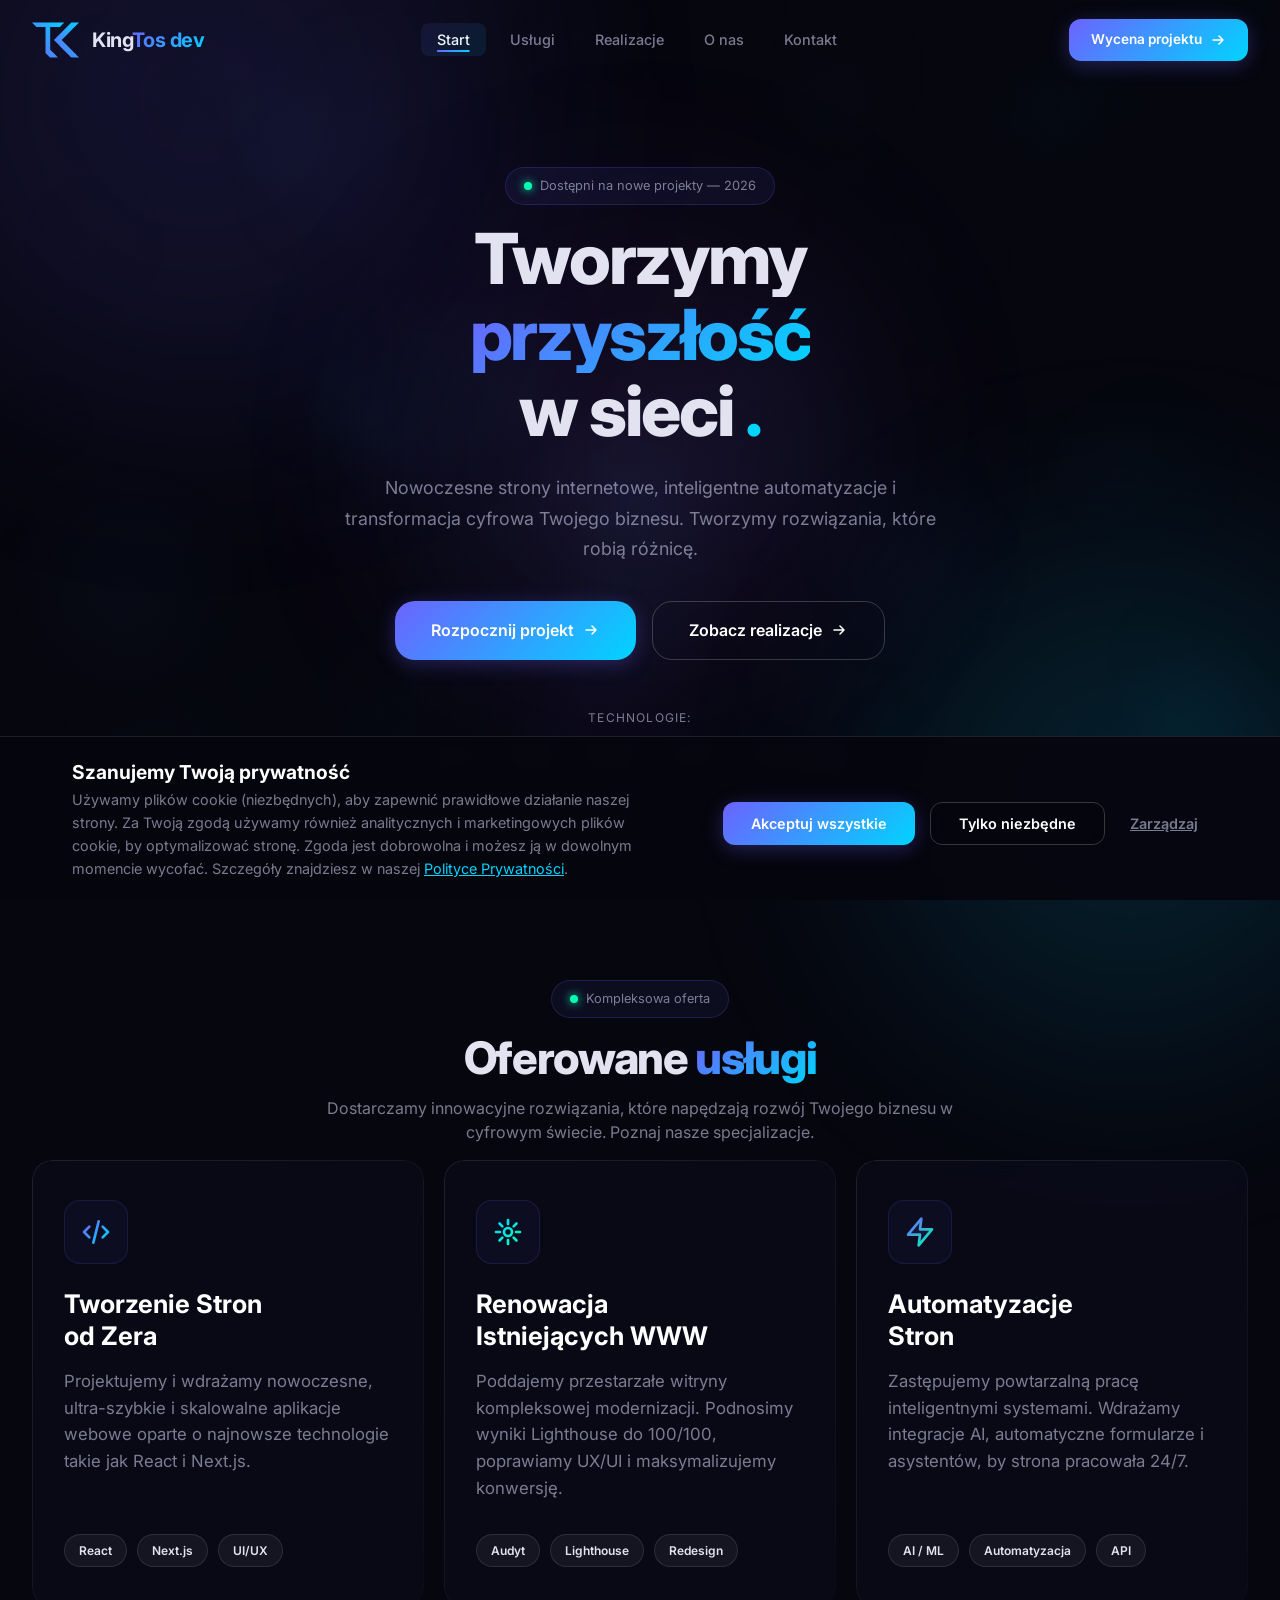
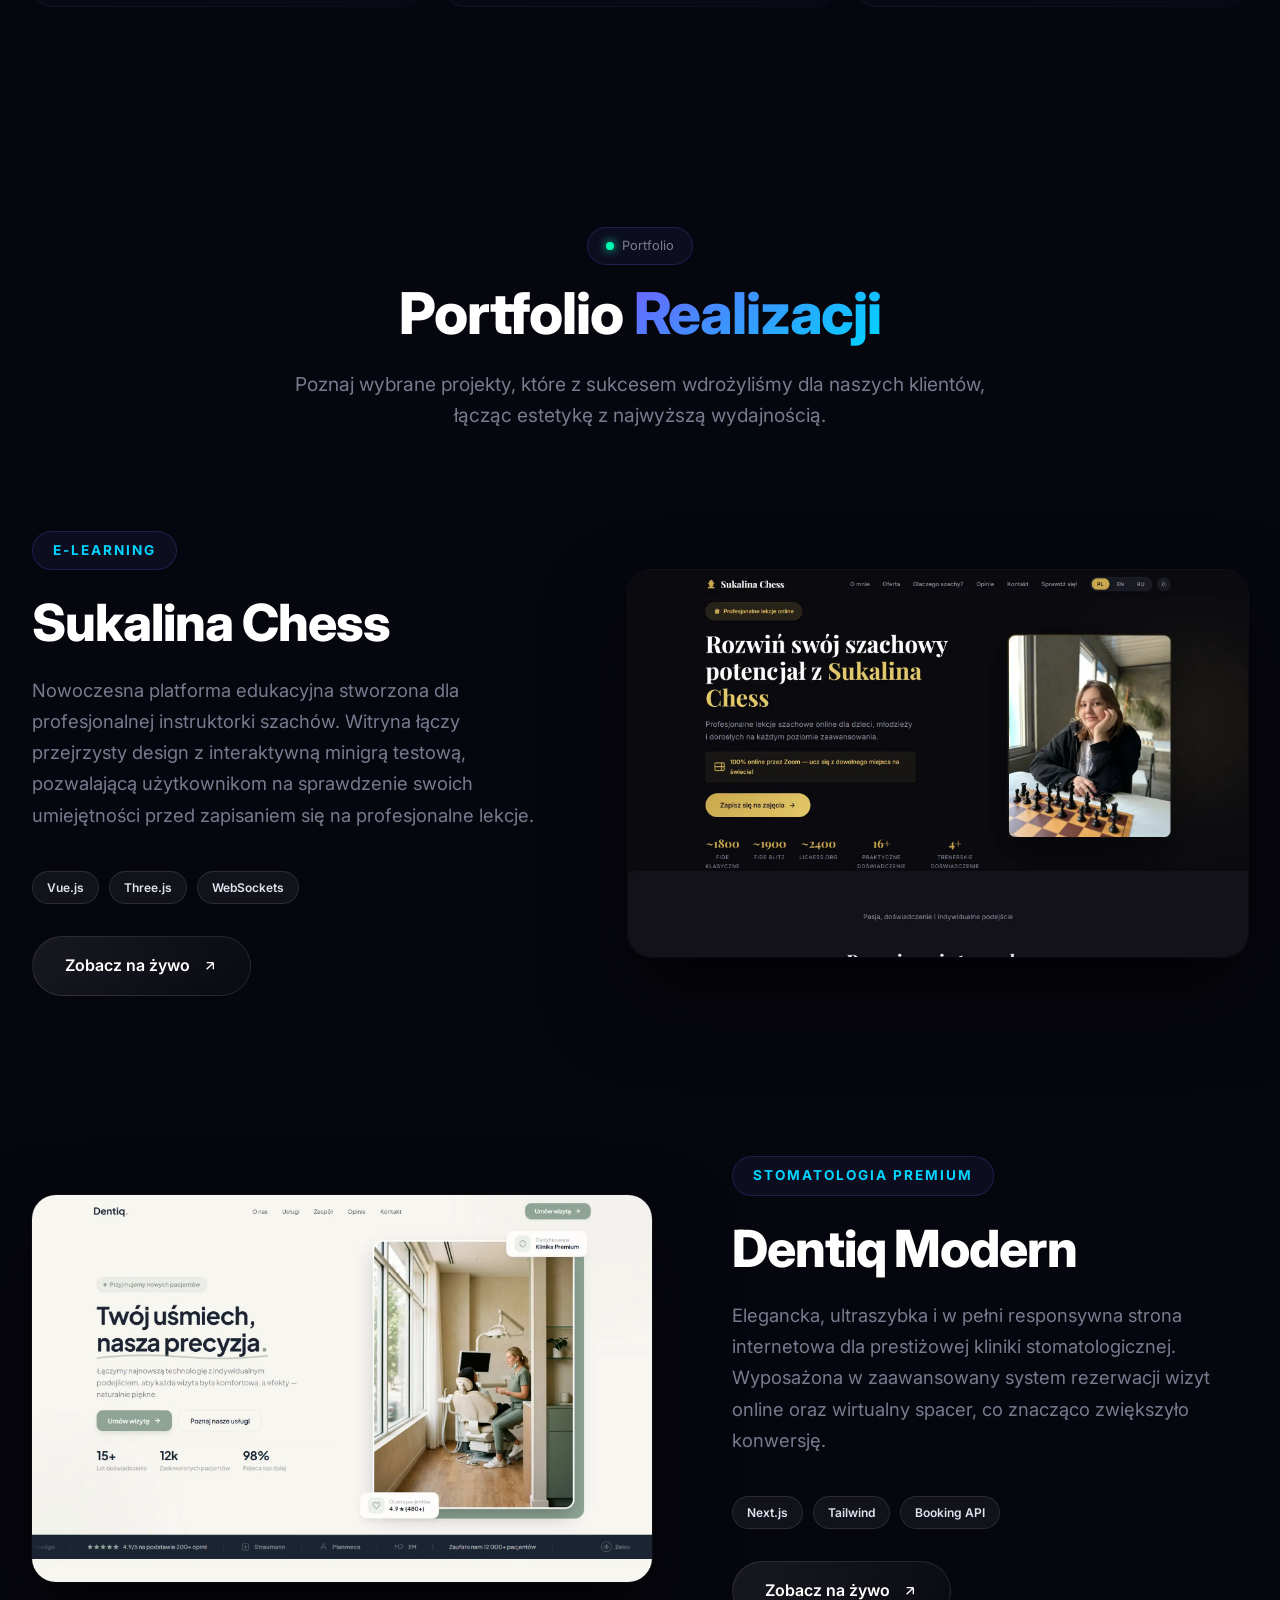
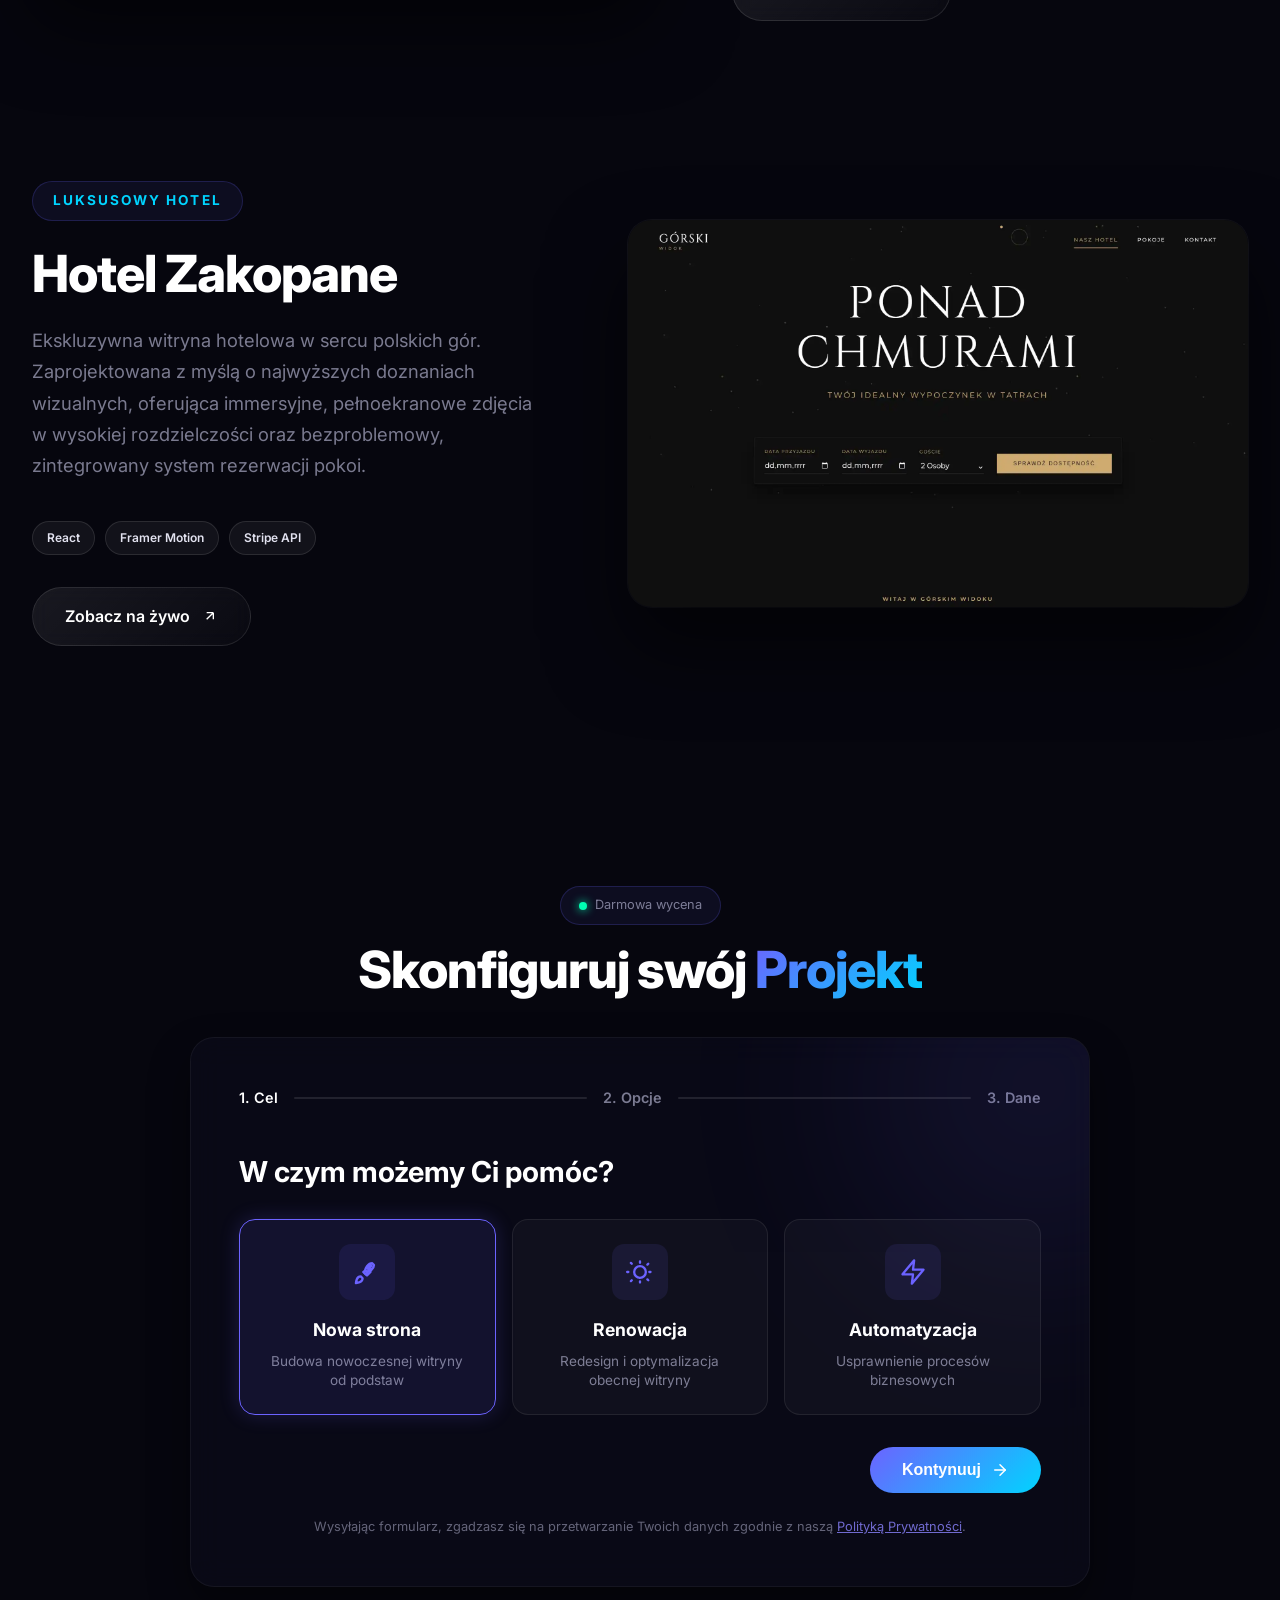
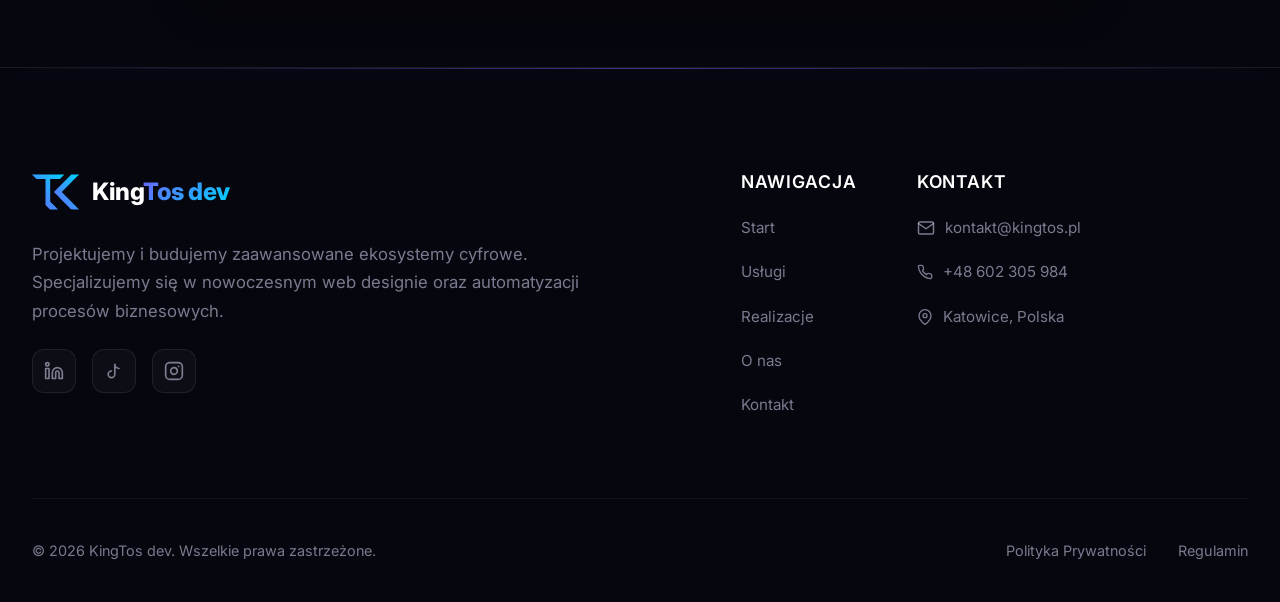
<file: index.html>
<!doctype html>
<html lang="pl">

<head>
  <meta charset="UTF-8" />
  <!-- Google Consent Mode v2 Default Settings -->
  <script>
    window.dataLayer = window.dataLayer || [];
    function gtag() { dataLayer.push(arguments); }
    let storedConsent = localStorage.getItem('cookieConsentSettings');
    if (storedConsent) {
      let settings = JSON.parse(storedConsent);
      gtag('consent', 'default', {
        'analytics_storage': settings.analytics ? 'granted' : 'denied',
        'ad_storage': settings.marketing ? 'granted' : 'denied',
        'ad_user_data': settings.marketing ? 'granted' : 'denied',
        'ad_personalization': settings.marketing ? 'granted' : 'denied',
        'personalization_storage': 'denied',
        'functionality_storage': 'granted',
        'security_storage': 'granted'
      });
    } else {
      gtag('consent', 'default', {
        'analytics_storage': 'denied',
        'ad_storage': 'denied',
        'ad_user_data': 'denied',
        'ad_personalization': 'denied',
        'personalization_storage': 'denied',
        'functionality_storage': 'granted',
        'security_storage': 'granted'
      });
    }
  </script>
  <meta name="viewport" content="width=device-width, initial-scale=1.0" />
  <meta name="description"
    content="KingTos dev — Projektujemy i tworzymy nowoczesne strony internetowe, automatyzacje i przebudowujemy istniejące witryny. Maciej Toś & Krzysztof Król." />
  <meta name="theme-color" content="#06060e" />
  <link rel="icon" type="image/svg+xml" href="favicon.svg" />
  <link rel="shortcut icon" href="favicon.svg" />
  <link rel="apple-touch-icon" href="favicon.svg" />
  <title>KingTos dev | Strony Internetowe & Automatyzacje</title>
  <link rel="preconnect" href="https://fonts.googleapis.com" />
  <link rel="preconnect" href="https://fonts.gstatic.com" crossorigin />
  <link
    href="https://fonts.googleapis.com/css2?family=Inter:wght@400;500;600;700&family=JetBrains+Mono:wght@400;500;700&display=swap"
    rel="stylesheet" />
  <link rel="preload" href="style.css" as="style" />
  <link rel="stylesheet" href="style.css" />

  <!-- Open Graph / Facebook -->
  <meta property="og:type" content="website" />
  <meta property="og:url" content="https://kingtos.pl/" />
  <meta property="og:title" content="KingTos dev | Strony Internetowe & Automatyzacje" />
  <meta property="og:description"
    content="KingTos dev — Projektujemy i tworzymy nowoczesne strony internetowe, automatyzacje i przebudowujemy istniejące witryny. Maciej Toś & Krzysztof Król." />

  <!-- Twitter -->
  <meta property="twitter:card" content="summary_large_image" />
  <meta property="twitter:url" content="https://kingtos.pl/" />
  <meta property="twitter:title" content="KingTos dev | Strony Internetowe & Automatyzacje" />
  <meta property="twitter:description"
    content="KingTos dev — Projektujemy i tworzymy nowoczesne strony internetowe, automatyzacje i przebudowujemy istniejące witryny. Maciej Toś & Krzysztof Król." />
</head>

<body>
  <!-- ══════════════════════════════════════════════
         INTERACTIVE GRID CANVAS (background)
         ══════════════════════════════════════════════ -->
  <canvas id="gridCanvas"></canvas>

  <!-- Ambient glow orbs -->
  <div class="ambient-orb ambient-orb--1"></div>
  <div class="ambient-orb ambient-orb--2"></div>
  <div class="ambient-orb ambient-orb--3"></div>

  <!-- ══════════════════════════════════════════════
         NAVBAR
         ══════════════════════════════════════════════ -->
  <nav class="navbar" id="navbar">
    <div class="navbar__container">
      <!-- Logo -->
      <a href="/" class="navbar__logo" id="navLogo">
        <span class="navbar__logo-icon">
          <svg viewBox="207 286 622 451" fill="none" xmlns="http://www.w3.org/2000/svg">
            <g transform="translate(0, 1024) scale(0.1, -0.1)" fill="url(#logoGrad)">
              <path
                d="M2070 7380 c0 -3 127 -132 283 -288 l283 -282 592 0 592 0 0 -1687 1 -1688 289 -294 289 -294 62 7 c34 3 267 6 518 6 l456 0 -502 503 -503 502 -2 1473 -3 1472 630 0 629 0 283 282 c156 156 283 285 283 288 0 3 -940 5 -2090 5 -1149 0 -2090 -2 -2090 -5z" />
              <path
                d="M6039 6254 c-817 -817 -1129 -1135 -1123 -1145 4 -8 502 -509 1106 -1115 604 -605 1104 -1108 1111 -1118 11 -15 56 -17 525 -19 281 -1 512 0 512 3 0 3 -506 511 -1126 1131 l-1125 1125 1123 1128 c618 620 1124 1130 1126 1134 1 4 -223 7 -498 7 l-500 0 -1131 -1131z" />
            </g>
            <defs>
              <linearGradient id="logoGrad" x1="0" y1="0" x2="1" y2="1">
                <stop offset="0%" stop-color="#6C63FF" />
                <stop offset="100%" stop-color="#00D4FF" />
              </linearGradient>
            </defs>
          </svg>
        </span>
        <span class="navbar__logo-text">
          <span class="navbar__logo-king">King</span><span class="navbar__logo-tos">Tos dev</span>
        </span>
      </a>

      <!-- Navigation Links -->
      <ul class="navbar__links" id="navLinks">
        <li>
          <a href="/#hero" class="navbar__link navbar__link--active" data-text="Start">Start</a>
        </li>
        <li>
          <a href="/#uslugi" class="navbar__link" data-text="Usługi">Usługi</a>
        </li>
        <li>
          <a href="/#realizacje" class="navbar__link" data-text="Realizacje">Realizacje</a>
        </li>
        <li>
          <a href="/o-nas" class="navbar__link" data-text="O nas">O nas</a>
        </li>
        <li>
          <a href="/#kontakt" class="navbar__link" data-text="Kontakt">Kontakt</a>
        </li>
      </ul>

      <!-- CTA Button -->
      <a href="/#kontakt" class="btn btn--primary btn--nav" id="navCta">
        <span class="btn__text">Wycena projektu</span>
        <span class="btn__icon">
          <svg width="16" height="16" viewBox="0 0 16 16" fill="none">
            <path d="M3 8H13M13 8L9 4M13 8L9 12" stroke="currentColor" stroke-width="1.5" stroke-linecap="round"
              stroke-linejoin="round" />
          </svg>
        </span>
      </a>

      <!-- Mobile hamburger -->
      <button class="navbar__hamburger" id="navHamburger" aria-label="Otwórz menu" aria-expanded="false">
        <span></span>
        <span></span>
        <span></span>
      </button>
    </div>
  </nav>

  <!-- ══════════════════════════════════════════════
         HERO SECTION
         ══════════════════════════════════════════════ -->
  <section class="hero" id="hero">
    <div class="hero__container">
      <!-- Centered Hero Content -->
      <div class="hero__badge" id="heroBadge">
        <span class="hero__badge-dot"></span>
        <span class="hero__badge-text">Dostępni na nowe projekty — 2026</span>
      </div>

      <h1 class="hero__title" id="heroTitle">
        <span class="hero__title-line">
          <span class="hero__title-word" data-delay="0">Tworzymy</span>
        </span>
        <span class="hero__title-line">
          <span class="hero__title-word hero__title-word--gradient" data-delay="1">przyszłość</span>
        </span>
        <span class="hero__title-line">
          <span class="hero__title-word" data-delay="2">w sieci</span>
          <span class="hero__title-word hero__title-word--accent" data-delay="3">.</span>
        </span>
      </h1>

      <p class="hero__subtitle" id="heroSubtitle">
        Nowoczesne strony internetowe, inteligentne automatyzacje i
        transformacja cyfrowa Twojego biznesu. Tworzymy rozwiązania, które
        robią różnicę.
      </p>

      <div class="hero__actions" id="heroActions">
        <a href="#kontakt" class="btn btn--primary btn--lg" id="heroCta1">
          <span class="btn__text">Rozpocznij projekt</span>
          <span class="btn__icon">
            <svg width="18" height="18" viewBox="0 0 18 18" fill="none">
              <path d="M4 9H14M14 9L10 5M14 9L10 13" stroke="currentColor" stroke-width="1.5" stroke-linecap="round"
                stroke-linejoin="round" />
            </svg>
          </span>
          <span class="btn__glow"></span>
          <span class="btn__shimmer"></span>
        </a>
        <a href="#realizacje" class="btn btn--outline btn--lg" id="heroCta2">
          <span class="btn__text">Zobacz realizacje</span>
          <span class="btn__icon">
            <svg width="18" height="18" viewBox="0 0 18 18" fill="none">
              <path d="M4 9H14M14 9L10 5M14 9L10 13" stroke="currentColor" stroke-width="1.5" stroke-linecap="round"
                stroke-linejoin="round" />
            </svg>
          </span>
        </a>
      </div>

      <div class="hero__tech" id="heroTech">
        <span class="hero__tech-label">Technologie:</span>
        <div class="hero__tech-list">
          <span class="hero__tech-badge" data-tech="react">React</span>
          <span class="hero__tech-badge" data-tech="next">Next.js</span>
          <span class="hero__tech-badge" data-tech="node">Node.js</span>
          <span class="hero__tech-badge" data-tech="ai">AI / ML</span>
          <span class="hero__tech-badge" data-tech="auto">Automatyzacje</span>
        </div>
      </div>
    </div>


  </section>

  <!-- ══════════════════════════════════════════════
         SERVICES SECTION
         ══════════════════════════════════════════════ -->
  <section class="services-hero" id="uslugi">
    <div class="services-hero__container">
      <div class="services-hero__header">
        <div class="hero__badge">
          <span class="hero__badge-dot"></span>
          <span class="hero__badge-text">Kompleksowa oferta</span>
        </div>
        <h2 class="services-hero__title">
          Oferowane <span class="services-hero__title-accent">usługi</span>
        </h2>
        <p class="services-hero__subtitle">
          Dostarczamy innowacyjne rozwiązania, które napędzają rozwój Twojego
          biznesu w cyfrowym świecie. Poznaj nasze specjalizacje.
        </p>
      </div>

      <div class="services-hero__grid" data-nosnippet>
        <!-- Panel 1 -->
        <div class="service-panel">
          <div class="service-panel__glow"></div>
          <div class="service-panel__content">
            <div class="service-panel__icon">
              <svg width="32" height="32" viewBox="0 0 24 24" fill="none" xmlns="http://www.w3.org/2000/svg">
                <path d="M7 8L3 12L7 16" stroke="url(#iconGrad1)" stroke-width="2" stroke-linecap="round"
                  stroke-linejoin="round" />
                <path d="M17 8L21 12L17 16" stroke="url(#iconGrad1)" stroke-width="2" stroke-linecap="round"
                  stroke-linejoin="round" />
                <path d="M14 4L10 20" stroke="url(#iconGrad1)" stroke-width="2" stroke-linecap="round"
                  stroke-linejoin="round" />
                <defs>
                  <linearGradient id="iconGrad1" x1="3" y1="4" x2="21" y2="20" gradientUnits="userSpaceOnUse">
                    <stop stop-color="#6C63FF" />
                    <stop offset="1" stop-color="#00D4FF" />
                  </linearGradient>
                </defs>
              </svg>
            </div>
            <h3 class="service-panel__title">Tworzenie Stron<br />od Zera</h3>
            <p class="service-panel__desc">
              Projektujemy i wdrażamy nowoczesne, ultra-szybkie i skalowalne
              aplikacje webowe oparte o najnowsze technologie takie jak React
              i Next.js.
            </p>
            <div class="service-panel__tech">
              <span>React</span><span>Next.js</span><span>UI/UX</span>
            </div>
          </div>
        </div>

        <!-- Panel 2 -->
        <div class="service-panel">
          <div class="service-panel__glow"></div>
          <div class="service-panel__content">
            <div class="service-panel__icon">
              <svg width="32" height="32" viewBox="0 0 24 24" fill="none" xmlns="http://www.w3.org/2000/svg">
                <path d="M12 3V6" stroke="url(#iconGrad2)" stroke-width="2" stroke-linecap="round" />
                <path d="M12 18V21" stroke="url(#iconGrad2)" stroke-width="2" stroke-linecap="round" />
                <path d="M21 12H18" stroke="url(#iconGrad2)" stroke-width="2" stroke-linecap="round" />
                <path d="M6 12H3" stroke="url(#iconGrad2)" stroke-width="2" stroke-linecap="round" />
                <path d="M18.364 5.63604L16.2426 7.75736" stroke="url(#iconGrad2)" stroke-width="2"
                  stroke-linecap="round" />
                <path d="M7.75736 16.2426L5.63604 18.364" stroke="url(#iconGrad2)" stroke-width="2"
                  stroke-linecap="round" />
                <path d="M18.364 18.364L16.2426 16.2426" stroke="url(#iconGrad2)" stroke-width="2"
                  stroke-linecap="round" />
                <path d="M7.75736 7.75736L5.63604 5.63604" stroke="url(#iconGrad2)" stroke-width="2"
                  stroke-linecap="round" />
                <circle cx="12" cy="12" r="3" stroke="url(#iconGrad2)" stroke-width="2" />
                <defs>
                  <linearGradient id="iconGrad2" x1="3" y1="3" x2="21" y2="21" gradientUnits="userSpaceOnUse">
                    <stop stop-color="#00D4FF" />
                    <stop offset="1" stop-color="#00FFB2" />
                  </linearGradient>
                </defs>
              </svg>
            </div>
            <h3 class="service-panel__title">
              Renowacja<br />Istniejących WWW
            </h3>
            <p class="service-panel__desc">
              Poddajemy przestarzałe witryny kompleksowej modernizacji.
              Podnosimy wyniki Lighthouse do 100/100, poprawiamy UX/UI i
              maksymalizujemy konwersję.
            </p>
            <div class="service-panel__tech">
              <span>Audyt</span><span>Lighthouse</span><span>Redesign</span>
            </div>
          </div>
        </div>

        <!-- Panel 3 -->
        <div class="service-panel">
          <div class="service-panel__glow"></div>
          <div class="service-panel__content">
            <div class="service-panel__icon">
              <svg width="32" height="32" viewBox="0 0 24 24" fill="none" xmlns="http://www.w3.org/2000/svg">
                <path d="M13 2L3 14H12L11 22L21 10H12L13 2Z" stroke="url(#iconGrad3)" stroke-width="2"
                  stroke-linecap="round" stroke-linejoin="round" fill="rgba(108,99,255,0.1)" />
                <defs>
                  <linearGradient id="iconGrad3" x1="3" y1="2" x2="21" y2="22" gradientUnits="userSpaceOnUse">
                    <stop stop-color="#6C63FF" />
                    <stop offset="1" stop-color="#00FFB2" />
                  </linearGradient>
                </defs>
              </svg>
            </div>
            <h3 class="service-panel__title">Automatyzacje<br />Stron</h3>
            <p class="service-panel__desc">
              Zastępujemy powtarzalną pracę inteligentnymi systemami. Wdrażamy
              integracje AI, automatyczne formularze i asystentów, by strona
              pracowała 24/7.
            </p>
            <div class="service-panel__tech">
              <span>AI / ML</span><span>Automatyzacja</span><span>API</span>
            </div>
          </div>
        </div>
      </div>
    </div>
  </section>

  <!-- ══════════════════════════════════════════════
         PORTFOLIO SECTION
         ══════════════════════════════════════════════ -->
  <section class="portfolio-hero" id="realizacje">
    <div class="portfolio-hero__header">
      <div class="hero__badge">
        <span class="hero__badge-dot"></span>
        <span class="hero__badge-text">Portfolio</span>
      </div>
      <h2 class="portfolio-hero__title">
        Portfolio <span class="services-hero__title-accent">Realizacji</span>
      </h2>
      <p class="portfolio-hero__subtitle">
        Poznaj wybrane projekty, które z sukcesem wdrożyliśmy dla naszych klientów, łącząc estetykę z najwyższą
        wydajnością.
      </p>
    </div>

    <div class="portfolio-hero__projects" data-nosnippet>
      <!-- Project 1 (Image Right) -->
      <div class="project-showcase">
        <div class="project-showcase__content">
          <span class="project-showcase__tag">E-learning</span>
          <h3 class="project-showcase__title">Sukalina Chess</h3>
          <p class="project-showcase__desc">Nowoczesna platforma edukacyjna stworzona dla profesjonalnej instruktorki szachów. Witryna łączy przejrzysty design z interaktywną minigrą testową, pozwalającą użytkownikom na sprawdzenie swoich umiejętności przed zapisaniem się na profesjonalne lekcje.</p>
          <div class="service-panel__tech">
            <span>Vue.js</span><span>Three.js</span><span>WebSockets</span>
          </div>
          <a href="https://sukalinachess.netlify.app" target="_blank" class="portfolio__card-btn">
            Zobacz na żywo
            <svg width="16" height="16" viewBox="0 0 24 24" fill="none" stroke="currentColor" stroke-width="2">
              <path d="M7 17L17 7M17 7H7M17 7V17" />
            </svg>
          </a>
        </div>
        <div class="project-showcase__visual">
          <div class="project-showcase__visual-inner project-tilt">
            <div class="project-showcase__glow"></div>
            <img src="assets/portfolio/chess.webp" alt="Sukalina Chess" loading="lazy" decoding="async">
          </div>
        </div>
      </div>

      <!-- Project 2 (Image Left) -->
      <div class="project-showcase project-showcase--reverse">
        <div class="project-showcase__content">
          <span class="project-showcase__tag">Stomatologia Premium</span>
          <h3 class="project-showcase__title">Dentiq Modern</h3>
          <p class="project-showcase__desc">Elegancka, ultraszybka i w pełni responsywna strona internetowa dla
            prestiżowej kliniki stomatologicznej. Wyposażona w zaawansowany system rezerwacji wizyt online oraz
            wirtualny spacer, co znacząco zwiększyło konwersję.</p>
          <div class="service-panel__tech">
            <span>Next.js</span><span>Tailwind</span><span>Booking API</span>
          </div>
          <a href="https://dentiq-modern-stomatology.vercel.app" target="_blank" class="portfolio__card-btn">
            Zobacz na żywo
            <svg width="16" height="16" viewBox="0 0 24 24" fill="none" stroke="currentColor" stroke-width="2">
              <path d="M7 17L17 7M17 7H7M17 7V17" />
            </svg>
          </a>
        </div>
        <div class="project-showcase__visual">
          <div class="project-showcase__visual-inner project-tilt">
            <div class="project-showcase__glow"></div>
            <img src="assets/portfolio/dentiq.webp" alt="Dentiq Stomatology" loading="lazy" decoding="async">
          </div>
        </div>
      </div>

      <!-- Project 3 (Image Right) -->
      <div class="project-showcase">
        <div class="project-showcase__content">
          <span class="project-showcase__tag">Luksusowy Hotel</span>
          <h3 class="project-showcase__title">Hotel Zakopane</h3>
          <p class="project-showcase__desc">Ekskluzywna witryna hotelowa w sercu polskich gór. Zaprojektowana z myślą o
            najwyższych doznaniach wizualnych, oferująca immersyjne, pełnoekranowe zdjęcia w wysokiej rozdzielczości
            oraz bezproblemowy, zintegrowany system rezerwacji pokoi.</p>
          <div class="service-panel__tech">
            <span>React</span><span>Framer Motion</span><span>Stripe API</span>
          </div>
          <a href="https://hotel-zakopane.netlify.app" target="_blank" class="portfolio__card-btn">
            Zobacz na żywo
            <svg width="16" height="16" viewBox="0 0 24 24" fill="none" stroke="currentColor" stroke-width="2">
              <path d="M7 17L17 7M17 7H7M17 7V17" />
            </svg>
          </a>
        </div>
        <div class="project-showcase__visual">
          <div class="project-showcase__visual-inner project-tilt">
            <div class="project-showcase__glow"></div>
            <img src="assets/portfolio/hotel.webp" alt="Hotel Zakopane" loading="lazy" decoding="async">
          </div>
        </div>
      </div>
    </div>
  </section>

  <!-- ══════════════════════════════════════════════
         CONTACT SECTION (MULTI-STEP WIZARD)
         ══════════════════════════════════════════════ -->
  <section class="contact-section" id="kontakt">
    <div class="contact-section__container">

      <div class="contact-section__header">
        <div class="hero__badge">
          <span class="hero__badge-dot"></span>
          <span class="hero__badge-text">Darmowa wycena</span>
        </div>
        <h2 class="contact-section__title">
          Skonfiguruj swój <span class="services-hero__title-accent">Projekt</span>
        </h2>
      </div>

      <div class="contact-wizard">
        <div class="contact-wizard__glow"></div>

        <!-- Progress Bar -->
        <div class="wizard-progress">
          <div class="wizard-progress__step active" data-step="1">1. Cel</div>
          <div class="wizard-progress__line">
            <div class="wizard-progress__line-fill"></div>
          </div>
          <div class="wizard-progress__step" data-step="2">2. Opcje</div>
          <div class="wizard-progress__line">
            <div class="wizard-progress__line-fill"></div>
          </div>
          <div class="wizard-progress__step" data-step="3">3. Dane</div>
        </div>

        <form id="contactForm" class="wizard-form">

          <!-- STEP 1 -->
          <div class="wizard-step active" id="step-1">
            <h3 class="wizard-step__title">W czym możemy Ci pomóc?</h3>
            <div class="wizard-options-grid">
              <label class="wizard-option">
                <input type="radio" name="project_type" value="nowa_strona" checked>
                <div class="wizard-option__card">
                  <div class="wizard-option__icon">
                    <svg width="28" height="28" viewBox="0 0 24 24" fill="none" stroke="currentColor" stroke-width="2"
                      stroke-linecap="round" stroke-linejoin="round">
                      <path
                        d="M4.5 16.5c-1.5 1.26-2 5-2 5s3.74-.5 5-2c.71-.84.71-2.13.71-2.13l-1.58-1.58s-1.29 0-2.13.71z" />
                      <path d="m12 15-3-3l1.5-1.5L12 12l1.5-1.5L15 12l-1.5 1.5L12 15z" />
                      <path d="m13 8 2-2 1 1" />
                      <path d="m9 12 2 2 1-1" />
                      <path d="M11.79 8.21c.73-.73 1.21-1.46 1.21-1.46l2.5 2.5s-.73.48-1.46 1.21L11.79 8.21z" />
                      <path
                        d="M16.5 4.5s-2.5 0-4.5 2.5c-1.12 1.4-1.5 3.5-1.5 3.5l1.5 1.5s2.1-.38 3.5-1.5c2.5-2 2.5-4.5 2.5-4.5z" />
                    </svg>
                  </div>
                  <h4>Nowa strona</h4>
                  <p>Budowa nowoczesnej witryny od podstaw</p>
                </div>
              </label>
              <label class="wizard-option">
                <input type="radio" name="project_type" value="renowacja">
                <div class="wizard-option__card">
                  <div class="wizard-option__icon">
                    <svg width="28" height="28" viewBox="0 0 24 24" fill="none" stroke="currentColor" stroke-width="2"
                      stroke-linecap="round" stroke-linejoin="round">
                      <path
                        d="M12 3v1M12 20v1M4.22 4.22l.71.71M18.36 18.36l.71.71M1 12h1M20 12h1M4.22 19.78l.71-.71M18.36 5.64l.71-.71M12 7a5 5 0 1 0 0 10 5 5 0 0 0 0-10z" />
                    </svg>
                  </div>
                  <h4>Renowacja</h4>
                  <p>Redesign i optymalizacja obecnej witryny</p>
                </div>
              </label>
              <label class="wizard-option">
                <input type="radio" name="project_type" value="automatyzacja">
                <div class="wizard-option__card">
                  <div class="wizard-option__icon">
                    <svg width="28" height="28" viewBox="0 0 24 24" fill="none" stroke="currentColor" stroke-width="2"
                      stroke-linecap="round" stroke-linejoin="round">
                      <path d="M13 2 3 14h9l-1 8 10-12h-9l1-8z" />
                    </svg>
                  </div>
                  <h4>Automatyzacja</h4>
                  <p>Usprawnienie procesów biznesowych</p>
                </div>
              </label>
            </div>
            <div class="wizard-actions">
              <button type="button" class="wizard-btn wizard-btn--next" data-to="2">
                Kontynuuj
                <svg width="18" height="18" viewBox="0 0 24 24" fill="none" stroke="currentColor" stroke-width="2"
                  stroke-linecap="round" stroke-linejoin="round">
                  <line x1="5" y1="12" x2="19" y2="12"></line>
                  <polyline points="12 5 19 12 12 19"></polyline>
                </svg>
              </button>
            </div>
          </div>

          <!-- STEP 2 -->
          <div class="wizard-step" id="step-2">
            <h3 class="wizard-step__title">Co Cię interesuje?</h3>

            <!-- Dynamic Tags for Nowa Strona -->
            <div class="wizard-tags" id="tags-nowa_strona">
              <label class="wizard-tag"><input type="checkbox" name="features" value="Landing Page"><span>Landing Page
                  (Szybka wizytówka)</span></label>
              <label class="wizard-tag"><input type="checkbox" name="features" value="Multi-page"><span>Strona firmowa
                  (Multi-page)</span></label>
              <label class="wizard-tag"><input type="checkbox" name="features" value="E-commerce"><span>Sklep
                  internetowy</span></label>
              <label class="wizard-tag"><input type="checkbox" name="features" value="Animations"><span>Animacje GSAP /
                  3D</span></label>
              <label class="wizard-tag"><input type="checkbox" name="features" value="CMS"><span>Panel zarządzania
                  CMS</span></label>
              <label class="wizard-tag"><input type="checkbox" name="features" value="Inne"><span>Inne (opiszę w
                  wiadomości)</span></label>
            </div>

            <!-- Dynamic Tags for Renowacja (Hidden by default) -->
            <div class="wizard-tags" id="tags-renowacja" style="display: none;">
              <label class="wizard-tag"><input type="checkbox" name="features" value="UI/UX Redesign"><span>Nowoczesny
                  Design UI/UX</span></label>
              <label class="wizard-tag"><input type="checkbox" name="features" value="SEO/Perf"><span>Optymalizacja
                  szybkości (SEO)</span></label>
              <label class="wizard-tag"><input type="checkbox" name="features" value="Migration"><span>Przebudowa na
                  nowszy silnik</span></label>
              <label class="wizard-tag"><input type="checkbox" name="features" value="New Features"><span>Dodanie nowych
                  funkcji</span></label>
              <label class="wizard-tag"><input type="checkbox" name="features" value="Bugfixing"><span>Poprawa błędów i
                  RWD</span></label>
              <label class="wizard-tag"><input type="checkbox" name="features" value="Inne"><span>Inne (opiszę w
                  wiadomości)</span></label>
            </div>

            <!-- Dynamic Tags for Automatyzacja (Hidden by default) -->
            <div class="wizard-tags" id="tags-automatyzacja" style="display: none;">
              <label class="wizard-tag"><input type="checkbox" name="features" value="Scripts"><span>Skrypty Python /
                  Node.js</span></label>
              <label class="wizard-tag"><input type="checkbox" name="features" value="Social Media"><span>Automatyzacja
                  Social Media</span></label>
              <label class="wizard-tag"><input type="checkbox" name="features" value="AI Bot"><span>Boty i AI (ChatGPT
                  API)</span></label>
              <label class="wizard-tag"><input type="checkbox" name="features" value="Integrations"><span>Integracje API
                  / CRM</span></label>
              <label class="wizard-tag"><input type="checkbox" name="features" value="Scraping"><span>Pobieranie danych
                  (Scraping)</span></label>
              <label class="wizard-tag"><input type="checkbox" name="features" value="Inne"><span>Inne (opiszę w
                  wiadomości)</span></label>
            </div>

            <div class="wizard-actions wizard-actions--split">
              <button type="button" class="wizard-btn wizard-btn--prev" data-to="1">
                <svg width="18" height="18" viewBox="0 0 24 24" fill="none" stroke="currentColor" stroke-width="2"
                  stroke-linecap="round" stroke-linejoin="round">
                  <line x1="19" y1="12" x2="5" y2="12"></line>
                  <polyline points="12 19 5 12 12 5"></polyline>
                </svg>
                Wstecz
              </button>
              <button type="button" class="wizard-btn wizard-btn--next" data-to="3">
                Dalej
                <svg width="18" height="18" viewBox="0 0 24 24" fill="none" stroke="currentColor" stroke-width="2"
                  stroke-linecap="round" stroke-linejoin="round">
                  <line x1="5" y1="12" x2="19" y2="12"></line>
                  <polyline points="12 5 19 12 12 19"></polyline>
                </svg>
              </button>
            </div>
          </div>

          <!-- STEP 3 -->
          <div class="wizard-step" id="step-3">
            <h3 class="wizard-step__title">Ostatni krok - Twoje dane</h3>
            <div class="wizard-inputs">
              <div class="input-group">
                <input type="text" id="name" required placeholder=" ">
                <label for="name">Imię i nazwisko / Nazwa firmy</label>
              </div>
              <div class="input-group">
                <input type="email" id="email" required placeholder=" ">
                <label for="email">Adres E-mail</label>
              </div>
              <div class="input-group" id="group-website" style="display: none;">
                <input type="url" id="website_url" placeholder=" ">
                <label for="website_url">Link do obecnej strony (URL)</label>
              </div>
              <div class="input-group">
                <textarea id="message" rows="2" placeholder=" "></textarea>
                <label for="message">Dodatkowe informacje (opcjonalnie)</label>
              </div>
            </div>
            <div class="wizard-actions wizard-actions--split">
              <button type="button" class="wizard-btn wizard-btn--prev" data-to="2">
                <svg width="18" height="18" viewBox="0 0 24 24" fill="none" stroke="currentColor" stroke-width="2"
                  stroke-linecap="round" stroke-linejoin="round">
                  <line x1="19" y1="12" x2="5" y2="12"></line>
                  <polyline points="12 19 5 12 12 5"></polyline>
                </svg>
                Wstecz
              </button>
              <button type="submit" class="wizard-btn wizard-btn--submit">
                Wyślij zapytanie
                <svg width="18" height="18" viewBox="0 0 24 24" fill="none" stroke="currentColor" stroke-width="2"
                  stroke-linecap="round" stroke-linejoin="round">
                  <line x1="22" y1="2" x2="11" y2="13"></line>
                  <polygon points="22 2 15 22 11 13 2 9 22 2"></polygon>
                </svg>
              </button>
            </div>
          </div>
        </form>
        <p class="wizard-gdpr-info">Wysyłając formularz, zgadzasz się na przetwarzanie Twoich danych zgodnie z naszą <a
            href="/polityka-prywatnosci">Polityką Prywatności</a>.</p>
      </div>
    </div>
  </section>

  <!-- ══════════════════════════════════════════════
         FOOTER
         ══════════════════════════════════════════════ -->
  <footer class="site-footer">
    <div class="site-footer__glow"></div>
    <div class="site-footer__container">

      <div class="site-footer__main">
        <div class="site-footer__brand">
          <a href="/" class="navbar__logo">
            <span class="navbar__logo-icon">
              <svg viewBox="207 286 622 451" fill="none" xmlns="http://www.w3.org/2000/svg">
                <g transform="translate(0, 1024) scale(0.1, -0.1)" fill="url(#logoGradFooter)">
                  <path
                    d="M2070 7380 c0 -3 127 -132 283 -288 l283 -282 592 0 592 0 0 -1687 1 -1688 289 -294 289 -294 62 7 c34 3 267 6 518 6 l456 0 -502 503 -503 502 -2 1473 -3 1472 630 0 629 0 283 282 c156 156 283 285 283 288 0 3 -940 5 -2090 5 -1149 0 -2090 -2 -2090 -5z" />
                  <path
                    d="M6039 6254 c-817 -817 -1129 -1135 -1123 -1145 4 -8 502 -509 1106 -1115 604 -605 1104 -1108 1111 -1118 11 -15 56 -17 525 -19 281 -1 512 0 512 3 0 3 -506 511 -1126 1131 l-1125 1125 1123 1128 c618 620 1124 1130 1126 1134 1 4 -223 7 -498 7 l-500 0 -1131 -1131z" />
                </g>
                <defs>
                  <linearGradient id="logoGradFooter" x1="0" y1="0" x2="1" y2="1">
                    <stop offset="0%" stop-color="#6C63FF" />
                    <stop offset="100%" stop-color="#00D4FF" />
                  </linearGradient>
                </defs>
              </svg>
            </span>
            <span class="navbar__logo-text">
              <span class="navbar__logo-king">King</span><span class="navbar__logo-tos">Tos dev</span>
            </span>
          </a>
          <p class="site-footer__desc">Projektujemy i budujemy zaawansowane ekosystemy cyfrowe. Specjalizujemy się w
            nowoczesnym web designie oraz automatyzacji procesów biznesowych.</p>
          <div class="site-footer__socials">
            <a href="https://www.linkedin.com/company/kingtos-strony-i-automatyzacje/" target="_blank" aria-label="LinkedIn">
              <svg width="20" height="20" viewBox="0 0 24 24" fill="none" stroke="currentColor" stroke-width="2" stroke-linecap="round" stroke-linejoin="round">
                <path d="M16 8a6 6 0 0 1 6 6v7h-4v-7a2 2 0 0 0-2-2 2 2 0 0 0-2 2v7h-4v-7a6 6 0 0 1 6-6z"></path>
                <rect x="2" y="9" width="4" height="12"></rect>
                <circle cx="4" cy="4" r="2"></circle>
              </svg>
            </a>
            <a href="https://www.tiktok.com/@kingtosdev" target="_blank" aria-label="TikTok">
              <svg width="20" height="20" viewBox="0 0 24 24" fill="none" stroke="currentColor" stroke-width="2" stroke-linecap="round" stroke-linejoin="round">
                <path d="M9 12a4 4 0 1 0 4 4V4a5 5 0 0 0 5 5"></path>
              </svg>
            </a>
            <a href="https://www.instagram.com/kingtos_dev" target="_blank" aria-label="Instagram">
              <svg width="20" height="20" viewBox="0 0 24 24" fill="none" stroke="currentColor" stroke-width="2" stroke-linecap="round" stroke-linejoin="round">
                <rect x="2" y="2" width="20" height="20" rx="5" ry="5"></rect>
                <path d="M16 11.37A4 4 0 1 1 12.63 8 4 4 0 0 1 16 11.37z"></path>
                <line x1="17.5" y1="6.5" x2="17.51" y2="6.5"></line>
              </svg>
            </a>
          </div>
        </div>

        <div class="site-footer__nav">
          <div class="footer-nav-col">
            <h4>Nawigacja</h4>
            <a href="/#hero">Start</a>
            <a href="/#uslugi">Usługi</a>
            <a href="/#realizacje">Realizacje</a>
            <a href="/o-nas">O nas</a>
            <a href="/#kontakt">Kontakt</a>
          </div>
          <div class="footer-nav-col">
            <h4>Kontakt</h4>
            <a href="mailto:kontakt@kingtos.pl" class="footer-contact-link">
              <svg width="18" height="18" viewBox="0 0 24 24" fill="none" stroke="currentColor" stroke-width="2"
                stroke-linecap="round" stroke-linejoin="round">
                <path d="M4 4h16c1.1 0 2 .9 2 2v12c0 1.1-.9 2-2 2H4c-1.1 0-2-.9-2-2V6c0-1.1.9-2 2-2z"></path>
                <polyline points="22,6 12,13 2,6"></polyline>
              </svg>
              kontakt@kingtos.pl
            </a>
            <a href="tel:+48602305984" class="footer-contact-link">
              <svg width="16" height="16" viewBox="0 0 24 24" fill="none" stroke="currentColor" stroke-width="2"
                stroke-linecap="round" stroke-linejoin="round">
                <path
                  d="M22 16.92v3a2 2 0 0 1-2.18 2 19.79 19.79 0 0 1-8.63-3.07 19.5 19.5 0 0 1-6-6 19.79 19.79 0 0 1-3.07-8.67A2 2 0 0 1 4.11 2h3a2 2 0 0 1 2 1.72 12.84 12.84 0 0 0 .7 2.81 2 2 0 0 1-.45 2.11L8.09 9.91a16 16 0 0 0 6 6l1.27-1.27a2 2 0 0 1 2.11-.45 12.84 12.84 0 0 0 2.81.7A2 2 0 0 1 22 16.92z">
                </path>
              </svg>
              +48 602 305 984
            </a>
            <p class="footer-location">
              <svg width="16" height="16" viewBox="0 0 24 24" fill="none" stroke="currentColor" stroke-width="2"
                stroke-linecap="round" stroke-linejoin="round">
                <path d="M21 10c0 7-9 13-9 13s-9-6-9-13a9 9 0 0 1 18 0z"></path>
                <circle cx="12" cy="10" r="3"></circle>
              </svg>
              Katowice, Polska
            </p>
          </div>
        </div>
      </div>

      <div class="site-footer__bottom">
        <div class="footer-copyright">
          <p>&copy; 2026 KingTos dev. Wszelkie prawa zastrzeżone.</p>
        </div>
        <div class="site-footer__legal">
          <a href="/polityka-prywatnosci">Polityka Prywatności</a>
          <a href="/regulamin">Regulamin</a>
        </div>
      </div>

    </div>
  </footer>

  <script src="script.js" defer></script>
</body>

</html>
</file>
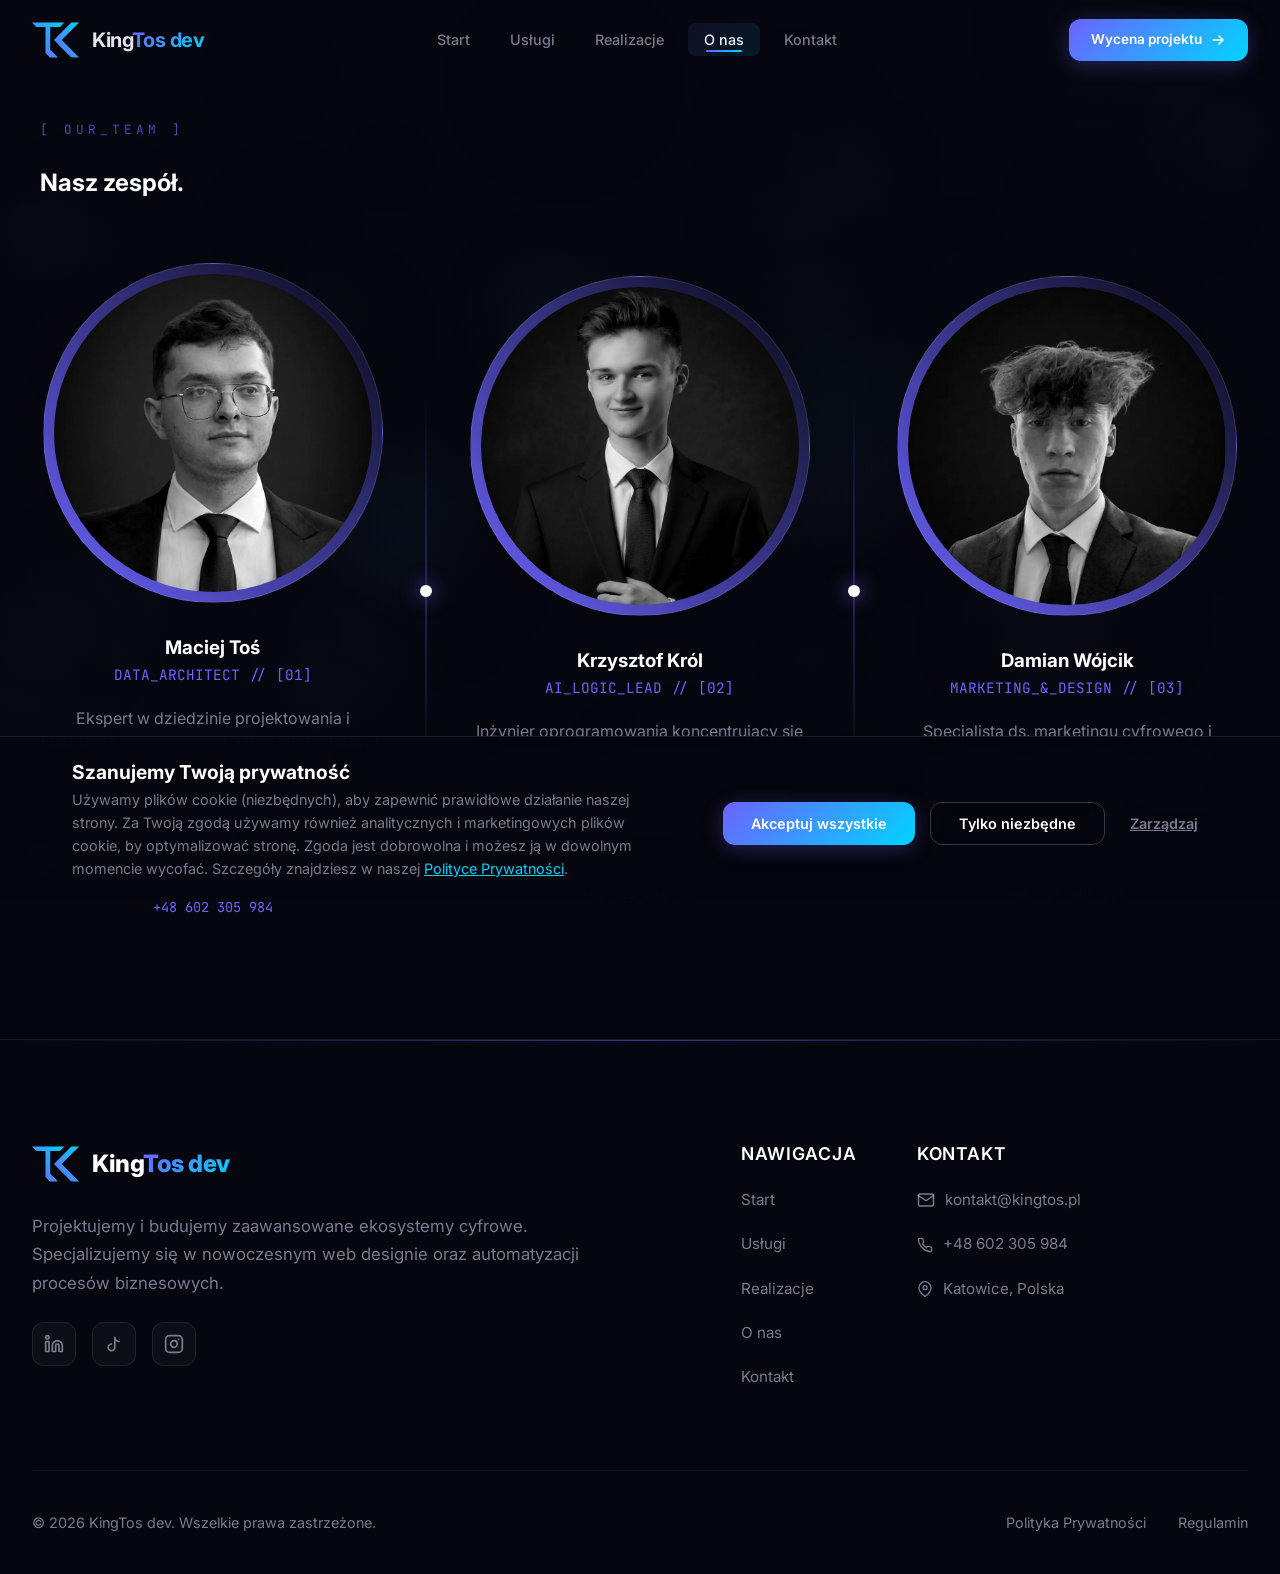
<file: o-nas.html>
<!doctype html>
<html lang="pl">

<head>
  <meta charset="UTF-8" />
  <!-- Google Consent Mode v2 Default Settings -->
  <script>
    window.dataLayer = window.dataLayer || [];
    function gtag() { dataLayer.push(arguments); }
    let storedConsent = localStorage.getItem('cookieConsentSettings');
    if (storedConsent) {
      let settings = JSON.parse(storedConsent);
      gtag('consent', 'default', {
        'analytics_storage': settings.analytics ? 'granted' : 'denied',
        'ad_storage': settings.marketing ? 'granted' : 'denied',
        'ad_user_data': settings.marketing ? 'granted' : 'denied',
        'ad_personalization': settings.marketing ? 'granted' : 'denied',
        'personalization_storage': 'denied',
        'functionality_storage': 'granted',
        'security_storage': 'granted'
      });
    } else {
      gtag('consent', 'default', {
        'analytics_storage': 'denied',
        'ad_storage': 'denied',
        'ad_user_data': 'denied',
        'ad_personalization': 'denied',
        'personalization_storage': 'denied',
        'functionality_storage': 'granted',
        'security_storage': 'granted'
      });
    }
  </script>
  <meta name="viewport" content="width=device-width, initial-scale=1.0" />
  <meta name="description"
    content="KingTos dev — O nas. Maciej Toś & Krzysztof Król. Nowoczesne technologie i wizja przyszłości." />
  <title>KingTos dev | Nasz zespół.</title>
  <link rel="icon" type="image/svg+xml" href="favicon.svg" />
  <link rel="shortcut icon" href="favicon.svg" />
  <link rel="apple-touch-icon" href="favicon.svg" />
  <link rel="preconnect" href="https://fonts.googleapis.com" />
  <link rel="preconnect" href="https://fonts.gstatic.com" crossorigin />
  <link
    href="https://fonts.googleapis.com/css2?family=Inter:wght@400;500;600;700&family=JetBrains+Mono:wght@400;500;700&display=swap"
    rel="stylesheet" />
  <link rel="preload" href="style.css" as="style" />
  <link rel="stylesheet" href="style.css" />

  <!-- Open Graph / Facebook -->
  <meta property="og:type" content="website" />
  <meta property="og:url" content="https://kingtos.pl/o-nas" />
  <meta property="og:title" content="KingTos dev | Nasz zespół." />
  <meta property="og:description"
    content="KingTos dev — O nas. Maciej Toś & Krzysztof Król. Nowoczesne technologie i wizja przyszłości." />
  <meta property="og:image" content="https://kingtos.pl/assets/maciej.webp" />

  <!-- Twitter -->
  <meta property="twitter:card" content="summary_large_image" />
  <meta property="twitter:url" content="https://kingtos.pl/o-nas" />
  <meta property="twitter:title" content="KingTos dev | Nasz zespół." />
  <meta property="twitter:description"
    content="KingTos dev — O nas. Maciej Toś & Krzysztof Król. Nowoczesne technologie i wizja przyszłości." />
  <meta property="twitter:image" content="https://kingtos.pl/assets/maciej.webp" />
</head>

<body class="bp-body">
  <canvas id="gridCanvas"></canvas>

  <nav class="navbar" id="navbar">
    <div class="navbar__container">
      <!-- Logo -->
      <a href="/" class="navbar__logo" id="navLogo">
        <span class="navbar__logo-icon">
          <svg viewBox="207 286 622 451" fill="none" xmlns="http://www.w3.org/2000/svg">
            <g transform="translate(0, 1024) scale(0.1, -0.1)" fill="url(#logoGrad)">
              <path
                d="M2070 7380 c0 -3 127 -132 283 -288 l283 -282 592 0 592 0 0 -1687 1 -1688 289 -294 289 -294 62 7 c34 3 267 6 518 6 l456 0 -502 503 -503 502 -2 1473 -3 1472 630 0 629 0 283 282 c156 156 283 285 283 288 0 3 -940 5 -2090 5 -1149 0 -2090 -2 -2090 -5z" />
              <path
                d="M6039 6254 c-817 -817 -1129 -1135 -1123 -1145 4 -8 502 -509 1106 -1115 604 -605 1104 -1108 1111 -1118 11 -15 56 -17 525 -19 281 -1 512 0 512 3 0 3 -506 511 -1126 1131 l-1125 1125 1123 1128 c618 620 1124 1130 1126 1134 1 4 -223 7 -498 7 l-500 0 -1131 -1131z" />
            </g>
            <defs>
              <linearGradient id="logoGrad" x1="0" y1="0" x2="1" y2="1">
                <stop offset="0%" stop-color="#6C63FF" />
                <stop offset="100%" stop-color="#00D4FF" />
              </linearGradient>
            </defs>
          </svg>
        </span>
        <span class="navbar__logo-text">
          <span class="navbar__logo-king">King</span><span class="navbar__logo-tos">Tos dev</span>
        </span>
      </a>

      <!-- Navigation Links -->
      <ul class="navbar__links" id="navLinks">
        <li>
          <a href="/" class="navbar__link" data-text="Start">Start</a>
        </li>
        <li>
          <a href="/#uslugi" class="navbar__link" data-text="Usługi">Usługi</a>
        </li>
        <li>
          <a href="/#realizacje" class="navbar__link" data-text="Realizacje">Realizacje</a>
        </li>
        <li>
          <a href="/o-nas" class="navbar__link navbar__link--active" data-text="O nas">O nas</a>
        </li>
        <li>
          <a href="/#kontakt" class="navbar__link" data-text="Kontakt">Kontakt</a>
        </li>
      </ul>

      <!-- CTA Button -->
      <a href="/#kontakt" class="btn btn--primary btn--nav" id="navCta">
        <span class="btn__text">Wycena projektu</span>
        <span class="btn__icon">
          <svg width="16" height="16" viewBox="0 0 16 16" fill="none">
            <path d="M3 8H13M13 8L9 4M13 8L9 12" stroke="currentColor" stroke-width="1.5" stroke-linecap="round"
              stroke-linejoin="round" />
          </svg>
        </span>
      </a>

      <!-- Mobile hamburger -->
      <button class="navbar__hamburger" id="navHamburger" aria-label="Otwórz menu" aria-expanded="false">
        <span></span>
        <span></span>
        <span></span>
      </button>
    </div>
  </nav>

  <main class="bp-main">
    <!-- 01: THE DNA (FOUNDERS) - NOW THE FIRST SECTION -->
    <section class="bp-section bp-founders-interactive" id="founders">
      <div class="bp-container">
        <div class="bp-hero-header">
          <div class="bp-label">[ OUR_TEAM ]</div>
          <h1 class="bp-title-compact">Nasz <span class="gradient-text">zespół.</span></h1>
        </div>

        <div class="dna-container">
          <!-- Maciej Side -->
          <div class="dna-founder dna--maciej" id="dnaMaciej">
            <div class="dna-photo-box">
              <img src="assets/maciej.webp" alt="Maciej Toś" loading="lazy" decoding="async">
              <div class="dna-shimmer"></div>
            </div>
            <div class="dna-info">
              <h3>Maciej Toś</h3>
              <span class="mono-tag">DATA_ARCHITECT // [01]</span>
              <p>Ekspert w dziedzinie projektowania i tworzenia nowoczesnych stron internetowych oraz ich kompleksowej renowacji. Specjalizuje się w zaawansowanej architekturze baz danych i estetycznym designie.</p>
              <div class="founder-contact">
                <a href="mailto:maciej.tos@kingtos.pl" class="founder-email">maciej.tos@kingtos.pl</a>
                <a href="tel:+48602305984" class="founder-phone">+48 602 305 984</a>
              </div>
            </div>
          </div>

          <!-- VS Divider -->
          <div class="dna-divider">
            <div class="dna-divider__line"></div>
            <div class="dna-divider__orb"></div>
          </div>

          <!-- Krzysztof Side -->
          <div class="dna-founder dna--krzysztof" id="dnaKrzysztof">
            <div class="dna-photo-box">
              <img src="assets/krzysztof.webp" alt="Krzysztof Król" loading="lazy" decoding="async">
              <div class="dna-shimmer"></div>
            </div>
            <div class="dna-info">
              <h3>Krzysztof Król</h3>
              <span class="mono-tag">AI_LOGIC_LEAD // [02]</span>
              <p>Inżynier oprogramowania koncentrujący się na inteligentnych automatyzacjach procesów biznesowych oraz implementacji rozwiązań AI. Odpowiada za logiczną architekturę i niezawodność systemów.</p>
              <div class="founder-contact">
                <a href="mailto:krzysztof.krol@kingtos.pl" class="founder-email">krzysztof.krol@kingtos.pl</a>
                <a href="tel:+48511226423" class="founder-phone">+48 511 226 423</a>
              </div>
            </div>
          </div>

          <!-- VS Divider -->
          <div class="dna-divider">
            <div class="dna-divider__line"></div>
            <div class="dna-divider__orb"></div>
          </div>

          <!-- Damian Side -->
          <div class="dna-founder dna--damian" id="dnaDamian">
            <div class="dna-photo-box">
              <img src="assets/damian.webp" alt="Damian Wójcik" loading="lazy" decoding="async">
              <div class="dna-shimmer"></div>
            </div>
            <div class="dna-info">
              <h3>Damian Wójcik</h3>
              <span class="mono-tag">MARKETING_&_DESIGN // [03]</span>
              <p>Specjalista ds. marketingu cyfrowego i nowoczesnego projektowania stron (UI/UX). Łączy kreatywne podejście do designu z techniczną wiedzą z zakresu zarządzania bazami danych.</p>
              <div class="founder-contact">
                <a href="mailto:damian.wojcik@kingtos.pl" class="founder-email">damian.wojcik@kingtos.pl</a>
                <a href="tel:+48729409228" class="founder-phone">+48 729 409 228</a>
              </div>
            </div>
          </div>
        </div>
      </div>
    </section>
  </main>

  <!-- ══════════════════════════════════════════════
       FOOTER
       ══════════════════════════════════════════════ -->
  <footer class="site-footer">
    <div class="site-footer__glow"></div>
    <div class="site-footer__container">

      <div class="site-footer__main">
        <div class="site-footer__brand">
          <a href="/" class="navbar__logo">
            <span class="navbar__logo-icon">
              <svg viewBox="207 286 622 451" fill="none" xmlns="http://www.w3.org/2000/svg">
                <g transform="translate(0, 1024) scale(0.1, -0.1)" fill="url(#logoGradFooter)">
                  <path
                    d="M2070 7380 c0 -3 127 -132 283 -288 l283 -282 592 0 592 0 0 -1687 1 -1688 289 -294 289 -294 62 7 c34 3 267 6 518 6 l456 0 -502 503 -503 502 -2 1473 -3 1472 630 0 629 0 283 282 c156 156 283 285 283 288 0 3 -940 5 -2090 5 -1149 0 -2090 -2 -2090 -5z" />
                  <path
                    d="M6039 6254 c-817 -817 -1129 -1135 -1123 -1145 4 -8 502 -509 1106 -1115 604 -605 1104 -1108 1111 -1118 11 -15 56 -17 525 -19 281 -1 512 0 512 3 0 3 -506 511 -1126 1131 l-1125 1125 1123 1128 c618 620 1124 1130 1126 1134 1 4 -223 7 -498 7 l-500 0 -1131 -1131z" />
                </g>
                <defs>
                  <linearGradient id="logoGradFooter" x1="0" y1="0" x2="1" y2="1">
                    <stop offset="0%" stop-color="#6C63FF" />
                    <stop offset="100%" stop-color="#00D4FF" />
                  </linearGradient>
                </defs>
              </svg>
            </span>
            <span class="navbar__logo-text">
              <span class="navbar__logo-king">King</span><span class="navbar__logo-tos">Tos dev</span>
            </span>
          </a>
          <p class="site-footer__desc">Projektujemy i budujemy zaawansowane ekosystemy cyfrowe. Specjalizujemy się w
            nowoczesnym web designie oraz automatyzacji procesów biznesowych.</p>
          <div class="site-footer__socials">
            <a href="https://www.linkedin.com/company/kingtos-strony-i-automatyzacje/" target="_blank" aria-label="LinkedIn">
              <svg width="20" height="20" viewBox="0 0 24 24" fill="none" stroke="currentColor" stroke-width="2" stroke-linecap="round" stroke-linejoin="round">
                <path d="M16 8a6 6 0 0 1 6 6v7h-4v-7a2 2 0 0 0-2-2 2 2 0 0 0-2 2v7h-4v-7a6 6 0 0 1 6-6z"></path>
                <rect x="2" y="9" width="4" height="12"></rect>
                <circle cx="4" cy="4" r="2"></circle>
              </svg>
            </a>
            <a href="https://www.tiktok.com/@kingtosdev" target="_blank" aria-label="TikTok">
              <svg width="20" height="20" viewBox="0 0 24 24" fill="none" stroke="currentColor" stroke-width="2" stroke-linecap="round" stroke-linejoin="round">
                <path d="M9 12a4 4 0 1 0 4 4V4a5 5 0 0 0 5 5"></path>
              </svg>
            </a>
            <a href="https://www.instagram.com/kingtos_dev" target="_blank" aria-label="Instagram">
              <svg width="20" height="20" viewBox="0 0 24 24" fill="none" stroke="currentColor" stroke-width="2" stroke-linecap="round" stroke-linejoin="round">
                <rect x="2" y="2" width="20" height="20" rx="5" ry="5"></rect>
                <path d="M16 11.37A4 4 0 1 1 12.63 8 4 4 0 0 1 16 11.37z"></path>
                <line x1="17.5" y1="6.5" x2="17.51" y2="6.5"></line>
              </svg>
            </a>
          </div>
        </div>

        <div class="site-footer__nav">
          <div class="footer-nav-col">
            <h4>Nawigacja</h4>
            <a href="/#hero">Start</a>
            <a href="/#uslugi">Usługi</a>
            <a href="/#realizacje">Realizacje</a>
            <a href="/o-nas">O nas</a>
            <a href="/#kontakt">Kontakt</a>
          </div>
          <div class="footer-nav-col">
            <h4>Kontakt</h4>
            <a href="mailto:kontakt@kingtos.pl" class="footer-contact-link">
              <svg width="18" height="18" viewBox="0 0 24 24" fill="none" stroke="currentColor" stroke-width="2"
                stroke-linecap="round" stroke-linejoin="round">
                <path d="M4 4h16c1.1 0 2 .9 2 2v12c0 1.1-.9 2-2 2H4c-1.1 0-2-.9-2-2V6c0-1.1.9-2 2-2z"></path>
                <polyline points="22,6 12,13 2,6"></polyline>
              </svg>
              kontakt@kingtos.pl
            </a>
            <a href="tel:+48602305984" class="footer-contact-link">
              <svg width="16" height="16" viewBox="0 0 24 24" fill="none" stroke="currentColor" stroke-width="2"
                stroke-linecap="round" stroke-linejoin="round">
                <path
                  d="M22 16.92v3a2 2 0 0 1-2.18 2 19.79 19.79 0 0 1-8.63-3.07 19.5 19.5 0 0 1-6-6 19.79 19.79 0 0 1-3.07-8.67A2 2 0 0 1 4.11 2h3a2 2 0 0 1 2 1.72 12.84 12.84 0 0 0 .7 2.81 2 2 0 0 1-.45 2.11L8.09 9.91a16 16 0 0 0 6 6l1.27-1.27a2 2 0 0 1 2.11-.45 12.84 12.84 0 0 0 2.81.7A2 2 0 0 1 22 16.92z">
                </path>
              </svg>
              +48 602 305 984
            </a>
            <p class="footer-location">
              <svg width="16" height="16" viewBox="0 0 24 24" fill="none" stroke="currentColor" stroke-width="2"
                stroke-linecap="round" stroke-linejoin="round">
                <path d="M21 10c0 7-9 13-9 13s-9-6-9-13a9 9 0 0 1 18 0z"></path>
                <circle cx="12" cy="10" r="3"></circle>
              </svg>
              Katowice, Polska
            </p>
          </div>
        </div>
      </div>

      <div class="site-footer__bottom">
        <div class="footer-copyright">
          <p>&copy; 2026 KingTos dev. Wszelkie prawa zastrzeżone.</p>
        </div>
        <div class="site-footer__legal">
          <a href="/polityka-prywatnosci">Polityka Prywatności</a>
          <a href="/regulamin">Regulamin</a>
        </div>
      </div>

    </div>
  </footer>

  <script src="script.js" defer></script>
  <script>
    const observer = new IntersectionObserver((entries) => {
      entries.forEach(entry => {
        if (entry.isIntersecting) {
          const nums = entry.target.querySelectorAll('.logic-num');
          nums.forEach(num => {
            const target = parseInt(num.getAttribute('data-val'));
            let curr = 0;
            const step = () => {
              if (curr < target) {
                curr += Math.ceil(target / 20);
                num.innerText = curr > target ? target : curr;
                requestAnimationFrame(step);
              } else {
                num.innerText = target;
              }
            };
            step();
          });
        }
      });
    }, { threshold: 0.5 });
    if (document.querySelector('.logic-grid')) {
      observer.observe(document.querySelector('.logic-grid'));
    }
  </script>
</body>

</html>
</file>
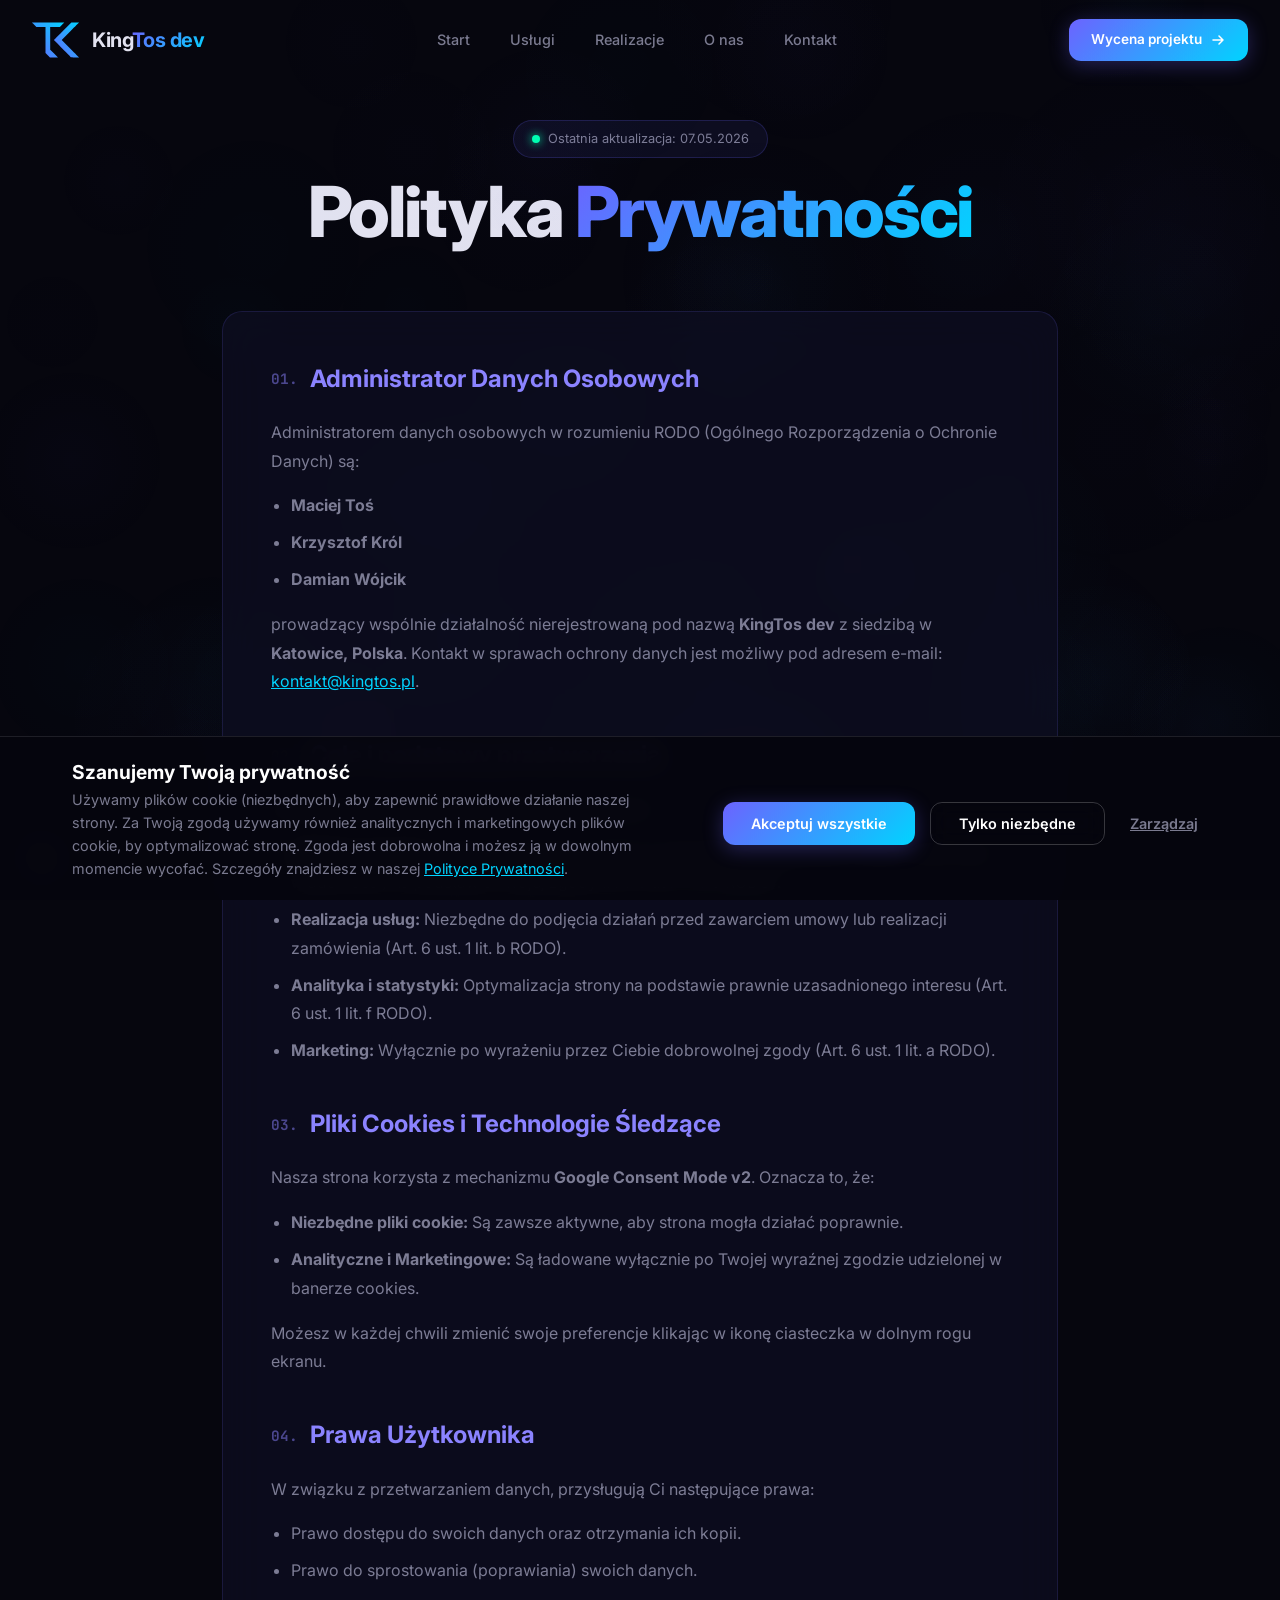
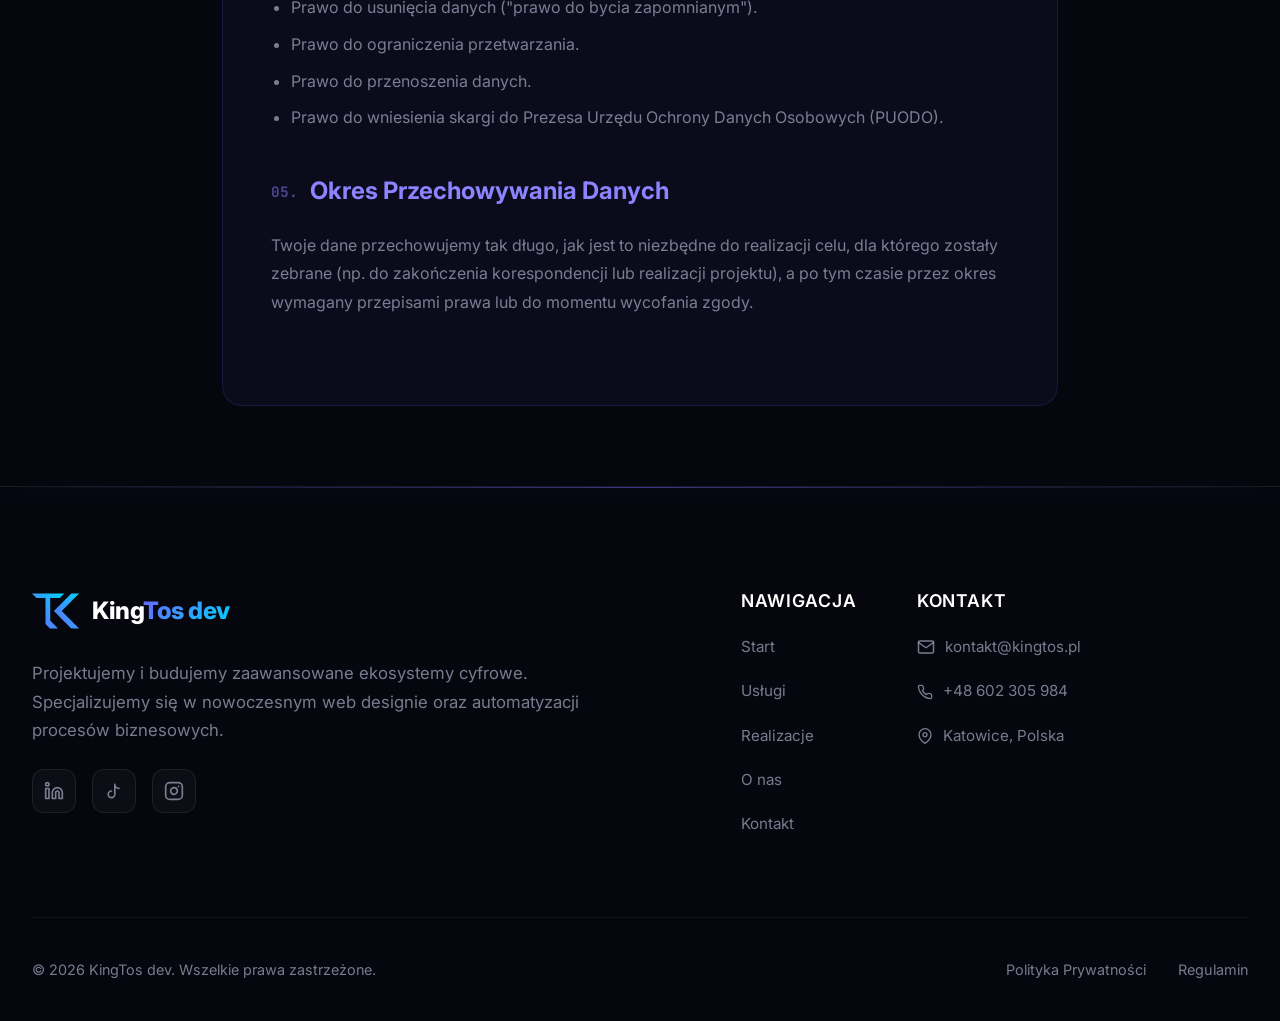
<file: polityka-prywatnosci.html>
<!doctype html>
<html lang="pl">

<head>
  <meta charset="UTF-8" />
  <!-- Google Consent Mode v2 Default Settings -->
  <script>
    window.dataLayer = window.dataLayer || [];
    function gtag(){dataLayer.push(arguments);}
    let storedConsent = localStorage.getItem('cookieConsentSettings');
    if (storedConsent) {
        let settings = JSON.parse(storedConsent);
        gtag('consent', 'default', {
            'analytics_storage': settings.analytics ? 'granted' : 'denied',
            'ad_storage': settings.marketing ? 'granted' : 'denied',
            'ad_user_data': settings.marketing ? 'granted' : 'denied',
            'ad_personalization': settings.marketing ? 'granted' : 'denied',
            'personalization_storage': 'denied',
            'functionality_storage': 'granted',
            'security_storage': 'granted'
        });
    } else {
        gtag('consent', 'default', {
            'analytics_storage': 'denied',
            'ad_storage': 'denied',
            'ad_user_data': 'denied',
            'ad_personalization': 'denied',
            'personalization_storage': 'denied',
            'functionality_storage': 'granted',
            'security_storage': 'granted'
        });
    }
  </script>
  <meta name="viewport" content="width=device-width, initial-scale=1.0" />
  <meta name="description" content="Polityka Prywatności KingTos dev. Dowiedz się, jak dbamy o Twoje dane osobowe i jakie pliki cookie wykorzystujemy." />
  <title>Polityka Prywatności | KingTos dev</title>
  <link rel="icon" type="image/svg+xml" href="favicon.svg" />
  <link rel="shortcut icon" href="favicon.svg" />
  <link rel="apple-touch-icon" href="favicon.svg" />
  <link rel="preconnect" href="https://fonts.googleapis.com" />
  <link rel="preconnect" href="https://fonts.gstatic.com" crossorigin />
  <link href="https://fonts.googleapis.com/css2?family=Inter:wght@400;500;600;700&family=JetBrains+Mono:wght@400;500;700&display=swap" rel="stylesheet" />
  <link rel="stylesheet" href="style.css" />
  <style>
    .legal-content {
      max-width: 900px;
      margin: 0 auto;
      padding: 120px 32px 80px;
    }
    .legal-header {
      margin-bottom: 60px;
      text-align: center;
    }
    .legal-body {
      background: var(--c-surface);
      border: 1px solid var(--c-border);
      border-radius: var(--radius-lg);
      padding: 48px;
      backdrop-filter: blur(20px);
      -webkit-backdrop-filter: blur(20px);
    }
    .legal-section {
      margin-bottom: 40px;
    }
    .legal-section h2 {
      font-size: 1.5rem;
      margin-bottom: 20px;
      color: var(--c-primary-light);
      display: flex;
      align-items: center;
      gap: 12px;
    }
    .legal-section h2 span {
      font-family: var(--font-mono);
      font-size: 0.9rem;
      opacity: 0.5;
    }
    .legal-section p, .legal-section ul {
      color: var(--c-text-dim);
      line-height: 1.8;
      margin-bottom: 16px;
    }
    .legal-section ul {
      padding-left: 20px;
    }
    .legal-section li {
      margin-bottom: 8px;
    }
    @media (max-width: 768px) {
      .legal-body {
        padding: 24px;
      }
    }
  </style>
</head>

<body>
  <canvas id="gridCanvas"></canvas>

  <nav class="navbar scrolled" id="navbar">
    <div class="navbar__container">
      <!-- Logo -->
      <a href="/" class="navbar__logo" id="navLogo">
        <span class="navbar__logo-icon">
        <svg viewBox="207 286 622 451" fill="none" xmlns="http://www.w3.org/2000/svg">
          <g transform="translate(0, 1024) scale(0.1, -0.1)" fill="url(#logoGrad)">
            <path d="M2070 7380 c0 -3 127 -132 283 -288 l283 -282 592 0 592 0 0 -1687 1 -1688 289 -294 289 -294 62 7 c34 3 267 6 518 6 l456 0 -502 503 -503 502 -2 1473 -3 1472 630 0 629 0 283 282 c156 156 283 285 283 288 0 3 -940 5 -2090 5 -1149 0 -2090 -2 -2090 -5z"/>
            <path d="M6039 6254 c-817 -817 -1129 -1135 -1123 -1145 4 -8 502 -509 1106 -1115 604 -605 1104 -1108 1111 -1118 11 -15 56 -17 525 -19 281 -1 512 0 512 3 0 3 -506 511 -1126 1131 l-1125 1125 1123 1128 c618 620 1124 1130 1126 1134 1 4 -223 7 -498 7 l-500 0 -1131 -1131z"/>
          </g>
          <defs>
            <linearGradient id="logoGrad" x1="0" y1="0" x2="1" y2="1">
              <stop offset="0%" stop-color="#6C63FF" />
              <stop offset="100%" stop-color="#00D4FF" />
            </linearGradient>
          </defs>
        </svg>
        </span>
        <span class="navbar__logo-text">
          <span class="navbar__logo-king">King</span
          ><span class="navbar__logo-tos">Tos dev</span>
        </span>
      </a>

      <!-- Navigation Links -->
      <ul class="navbar__links" id="navLinks">
        <li>
          <a
            href="/"
            class="navbar__link"
            data-text="Start"
            >Start</a
          >
        </li>
        <li>
          <a href="/#uslugi" class="navbar__link" data-text="Usługi">Usługi</a>
        </li>
        <li>
          <a href="/#realizacje" class="navbar__link" data-text="Realizacje"
            >Realizacje</a
          >
        </li>
        <li>
          <a href="/o-nas" class="navbar__link" data-text="O nas">O nas</a>
        </li>
        <li>
          <a href="/#kontakt" class="navbar__link" data-text="Kontakt"
            >Kontakt</a
          >
        </li>
      </ul>

      <!-- CTA Button -->
      <a href="/#kontakt" class="btn btn--primary btn--nav" id="navCta">
        <span class="btn__text">Wycena projektu</span>
        <span class="btn__icon">
          <svg width="16" height="16" viewBox="0 0 16 16" fill="none">
            <path d="M3 8H13M13 8L9 4M13 8L9 12" stroke="currentColor" stroke-width="1.5" stroke-linecap="round" stroke-linejoin="round"/>
          </svg>
        </span>
      </a>

      <!-- Mobile hamburger -->
      <button class="navbar__hamburger" id="navHamburger" aria-label="Otwórz menu" aria-expanded="false">
        <span></span>
        <span></span>
        <span></span>
      </button>
    </div>
  </nav>

  <main class="legal-content">
    <header class="legal-header">
      <div class="hero__badge">
        <span class="hero__badge-dot"></span>
        <span class="hero__badge-text">Ostatnia aktualizacja: 07.05.2026</span>
      </div>
      <h1 class="hero__title">Polityka <span class="hero__title-word--gradient">Prywatności</span></h1>
    </header>

    <div class="legal-body">
      <section class="legal-section">
        <h2><span>01.</span> Administrator Danych Osobowych</h2>
        <p>Administratorem danych osobowych w rozumieniu RODO (Ogólnego Rozporządzenia o Ochronie Danych) są:</p>
        <ul>
          <li><strong>Maciej Toś</strong></li>
          <li><strong>Krzysztof Król</strong></li>
          <li><strong>Damian Wójcik</strong></li>
        </ul>
        <p>prowadzący wspólnie działalność nierejestrowaną pod nazwą <strong>KingTos dev</strong> z siedzibą w <strong>Katowice, Polska</strong>. Kontakt w sprawach ochrony danych jest możliwy pod adresem e-mail: <a href="mailto:kontakt@kingtos.pl" style="color: var(--c-accent);">kontakt@kingtos.pl</a>.</p>
      </section>

      <section class="legal-section">
        <h2><span>02.</span> Cele i podstawy przetwarzania</h2>
        <p>Przetwarzamy Twoje dane w następujących celach:</p>
        <ul>
          <li><strong>Obsługa zapytań:</strong> Przetwarzamy dane podane w formularzu kontaktowym (imię, e-mail, treść wiadomości) na podstawie Twojej zgody (Art. 6 ust. 1 lit. a RODO).</li>
          <li><strong>Realizacja usług:</strong> Niezbędne do podjęcia działań przed zawarciem umowy lub realizacji zamówienia (Art. 6 ust. 1 lit. b RODO).</li>
          <li><strong>Analityka i statystyki:</strong> Optymalizacja strony na podstawie prawnie uzasadnionego interesu (Art. 6 ust. 1 lit. f RODO).</li>
          <li><strong>Marketing:</strong> Wyłącznie po wyrażeniu przez Ciebie dobrowolnej zgody (Art. 6 ust. 1 lit. a RODO).</li>
        </ul>
      </section>

      <section class="legal-section">
        <h2><span>03.</span> Pliki Cookies i Technologie Śledzące</h2>
        <p>Nasza strona korzysta z mechanizmu <strong>Google Consent Mode v2</strong>. Oznacza to, że:</p>
        <ul>
          <li><strong>Niezbędne pliki cookie:</strong> Są zawsze aktywne, aby strona mogła działać poprawnie.</li>
          <li><strong>Analityczne i Marketingowe:</strong> Są ładowane wyłącznie po Twojej wyraźnej zgodzie udzielonej w banerze cookies.</li>
        </ul>
        <p>Możesz w każdej chwili zmienić swoje preferencje klikając w ikonę ciasteczka w dolnym rogu ekranu.</p>
      </section>

      <section class="legal-section">
        <h2><span>04.</span> Prawa Użytkownika</h2>
        <p>W związku z przetwarzaniem danych, przysługują Ci następujące prawa:</p>
        <ul>
          <li>Prawo dostępu do swoich danych oraz otrzymania ich kopii.</li>
          <li>Prawo do sprostowania (poprawiania) swoich danych.</li>
          <li>Prawo do usunięcia danych ("prawo do bycia zapomnianym").</li>
          <li>Prawo do ograniczenia przetwarzania.</li>
          <li>Prawo do przenoszenia danych.</li>
          <li>Prawo do wniesienia skargi do Prezesa Urzędu Ochrony Danych Osobowych (PUODO).</li>
        </ul>
      </section>

      <section class="legal-section">
        <h2><span>05.</span> Okres Przechowywania Danych</h2>
        <p>Twoje dane przechowujemy tak długo, jak jest to niezbędne do realizacji celu, dla którego zostały zebrane (np. do zakończenia korespondencji lub realizacji projektu), a po tym czasie przez okres wymagany przepisami prawa lub do momentu wycofania zgody.</p>
      </section>
    </div>
  </main>

  <footer class="site-footer">
    <div class="site-footer__glow"></div>
    <div class="site-footer__container">
      
      <div class="site-footer__main">
        <div class="site-footer__brand">
          <a href="/" class="navbar__logo">
            <span class="navbar__logo-icon">
            <svg viewBox="207 286 622 451" fill="none" xmlns="http://www.w3.org/2000/svg">
              <g transform="translate(0, 1024) scale(0.1, -0.1)" fill="url(#logoGradFooter)">
                <path d="M2070 7380 c0 -3 127 -132 283 -288 l283 -282 592 0 592 0 0 -1687 1 -1688 289 -294 289 -294 62 7 c34 3 267 6 518 6 l456 0 -502 503 -503 502 -2 1473 -3 1472 630 0 629 0 283 282 c156 156 283 285 283 288 0 3 -940 5 -2090 5 -1149 0 -2090 -2 -2090 -5z"/>
                <path d="M6039 6254 c-817 -817 -1129 -1135 -1123 -1145 4 -8 502 -509 1106 -1115 604 -605 1104 -1108 1111 -1118 11 -15 56 -17 525 -19 281 -1 512 0 512 3 0 3 -506 511 -1126 1131 l-1125 1125 1123 1128 c618 620 1124 1130 1126 1134 1 4 -223 7 -498 7 l-500 0 -1131 -1131z"/>
              </g>
              <defs>
                <linearGradient id="logoGradFooter" x1="0" y1="0" x2="1" y2="1">
                  <stop offset="0%" stop-color="#6C63FF" />
                  <stop offset="100%" stop-color="#00D4FF" />
                </linearGradient>
              </defs>
            </svg>
            </span>
            <span class="navbar__logo-text">
              <span class="navbar__logo-king">King</span
              ><span class="navbar__logo-tos">Tos dev</span>
            </span>
          </a>
          <p class="site-footer__desc">Projektujemy i budujemy zaawansowane ekosystemy cyfrowe. Specjalizujemy się w nowoczesnym web designie oraz automatyzacji procesów biznesowych.</p>
          <div class="site-footer__socials">
            <a href="https://www.linkedin.com/company/kingtos-strony-i-automatyzacje/" target="_blank" aria-label="LinkedIn">
              <svg width="20" height="20" viewBox="0 0 24 24" fill="none" stroke="currentColor" stroke-width="2" stroke-linecap="round" stroke-linejoin="round">
                <path d="M16 8a6 6 0 0 1 6 6v7h-4v-7a2 2 0 0 0-2-2 2 2 0 0 0-2 2v7h-4v-7a6 6 0 0 1 6-6z"></path>
                <rect x="2" y="9" width="4" height="12"></rect>
                <circle cx="4" cy="4" r="2"></circle>
              </svg>
            </a>
            <a href="https://www.tiktok.com/@kingtosdev" target="_blank" aria-label="TikTok">
              <svg width="20" height="20" viewBox="0 0 24 24" fill="none" stroke="currentColor" stroke-width="2" stroke-linecap="round" stroke-linejoin="round">
                <path d="M9 12a4 4 0 1 0 4 4V4a5 5 0 0 0 5 5"></path>
              </svg>
            </a>
            <a href="https://www.instagram.com/kingtos_dev" target="_blank" aria-label="Instagram">
              <svg width="20" height="20" viewBox="0 0 24 24" fill="none" stroke="currentColor" stroke-width="2" stroke-linecap="round" stroke-linejoin="round">
                <rect x="2" y="2" width="20" height="20" rx="5" ry="5"></rect>
                <path d="M16 11.37A4 4 0 1 1 12.63 8 4 4 0 0 1 16 11.37z"></path>
                <line x1="17.5" y1="6.5" x2="17.51" y2="6.5"></line>
              </svg>
            </a>
          </div>
        </div>
        
        <div class="site-footer__nav">
          <div class="footer-nav-col">
            <h4>Nawigacja</h4>
            <a href="/#hero">Start</a>
            <a href="/#uslugi">Usługi</a>
            <a href="/#realizacje">Realizacje</a>
            <a href="/o-nas">O nas</a>
            <a href="/#kontakt">Kontakt</a>
          </div>
          <div class="footer-nav-col">
            <h4>Kontakt</h4>
            <a href="mailto:kontakt@kingtos.pl" class="footer-contact-link">
              <svg width="18" height="18" viewBox="0 0 24 24" fill="none" stroke="currentColor" stroke-width="2" stroke-linecap="round" stroke-linejoin="round"><path d="M4 4h16c1.1 0 2 .9 2 2v12c0 1.1-.9 2-2 2H4c-1.1 0-2-.9-2-2V6c0-1.1.9-2 2-2z"></path><polyline points="22,6 12,13 2,6"></polyline></svg>
              kontakt@kingtos.pl
            </a>
            <a href="tel:+48602305984" class="footer-contact-link">
              <svg width="16" height="16" viewBox="0 0 24 24" fill="none" stroke="currentColor" stroke-width="2" stroke-linecap="round" stroke-linejoin="round"><path d="M22 16.92v3a2 2 0 0 1-2.18 2 19.79 19.79 0 0 1-8.63-3.07 19.5 19.5 0 0 1-6-6 19.79 19.79 0 0 1-3.07-8.67A2 2 0 0 1 4.11 2h3a2 2 0 0 1 2 1.72 12.84 12.84 0 0 0 .7 2.81 2 2 0 0 1-.45 2.11L8.09 9.91a16 16 0 0 0 6 6l1.27-1.27a2 2 0 0 1 2.11-.45 12.84 12.84 0 0 0 2.81.7A2 2 0 0 1 22 16.92z"></path></svg>
              +48 602 305 984
            </a>
            <p class="footer-location">
              <svg width="16" height="16" viewBox="0 0 24 24" fill="none" stroke="currentColor" stroke-width="2" stroke-linecap="round" stroke-linejoin="round"><path d="M21 10c0 7-9 13-9 13s-9-6-9-13a9 9 0 0 1 18 0z"></path><circle cx="12" cy="10" r="3"></circle></svg>
              Katowice, Polska
            </p>
          </div>
        </div>
      </div>

      <div class="site-footer__bottom">
        <div class="footer-copyright">
          <p>&copy; 2026 KingTos dev. Wszelkie prawa zastrzeżone.</p>
        </div>
        <div class="site-footer__legal">
          <a href="/polityka-prywatnosci">Polityka Prywatności</a>
          <a href="/regulamin">Regulamin</a>
        </div>
      </div>

    </div>
  </footer>

  <script src="script.js" defer></script>
</body>
</html>
</file>
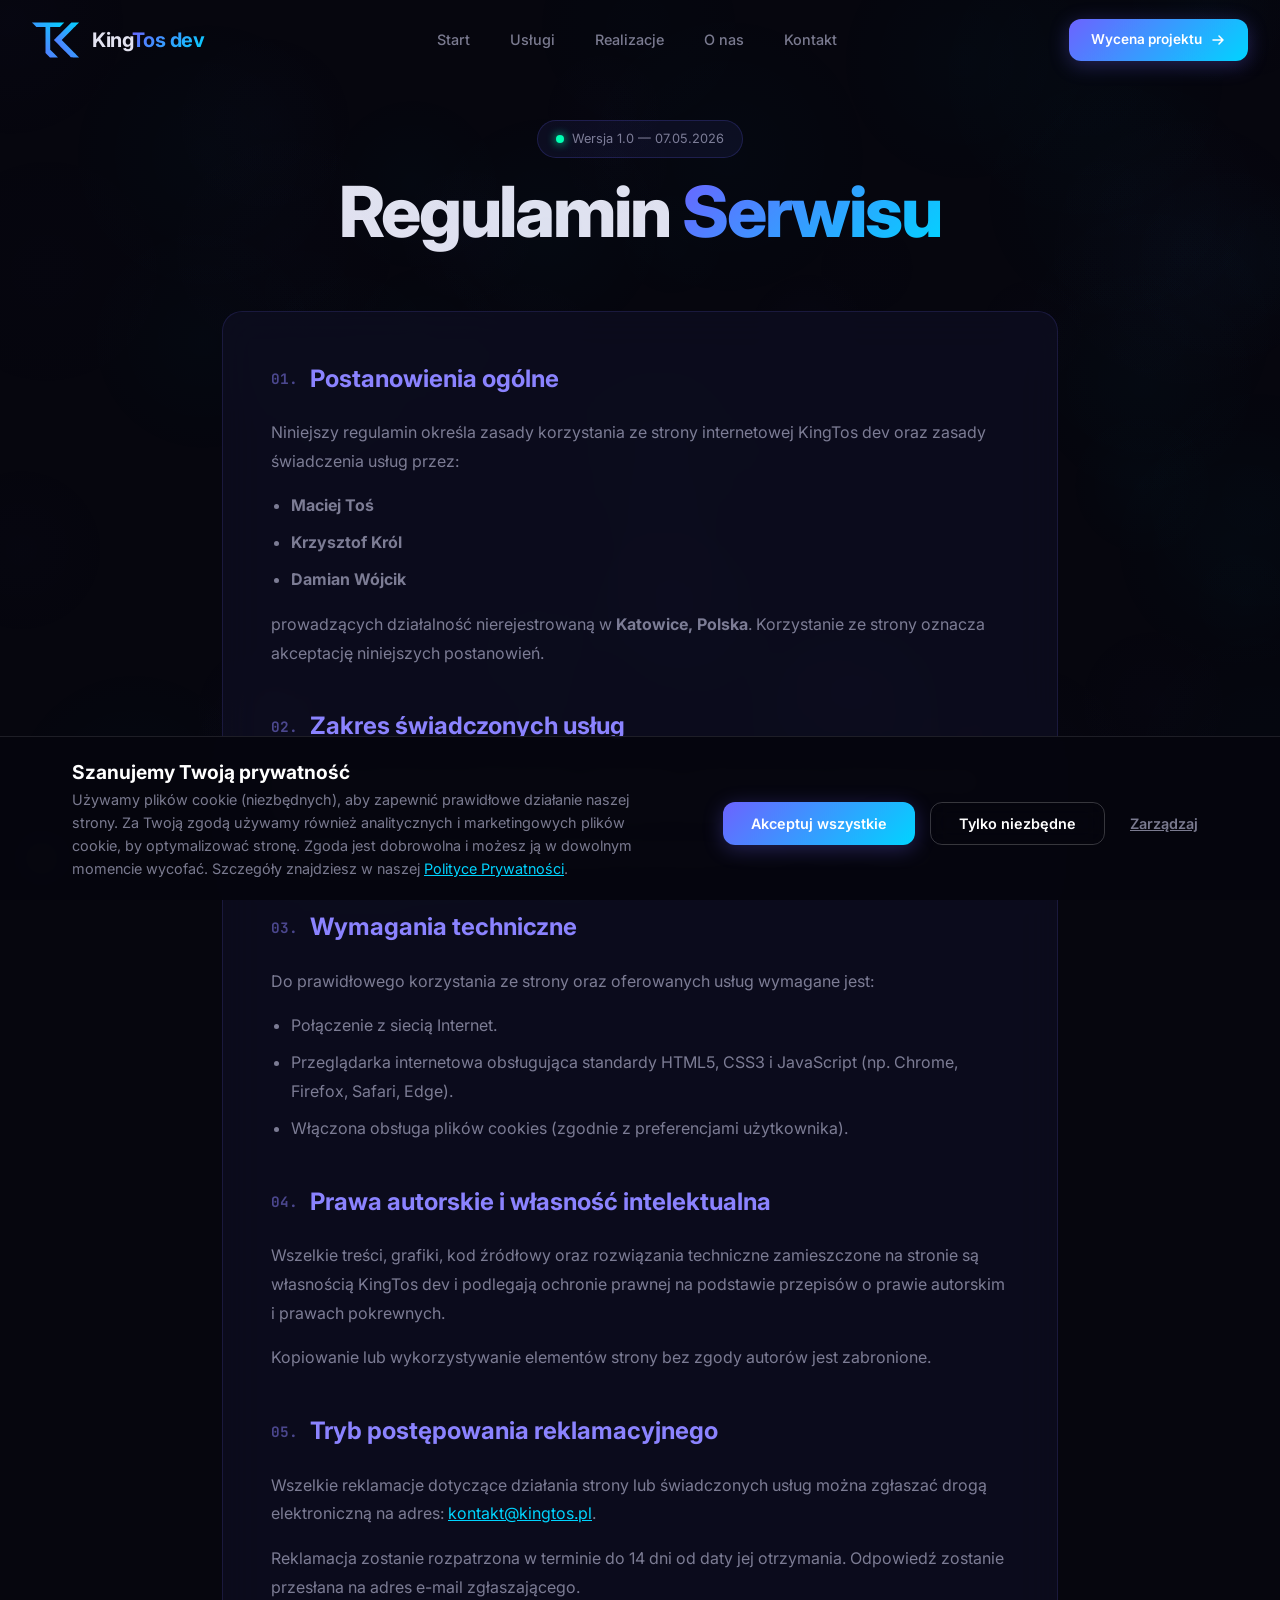
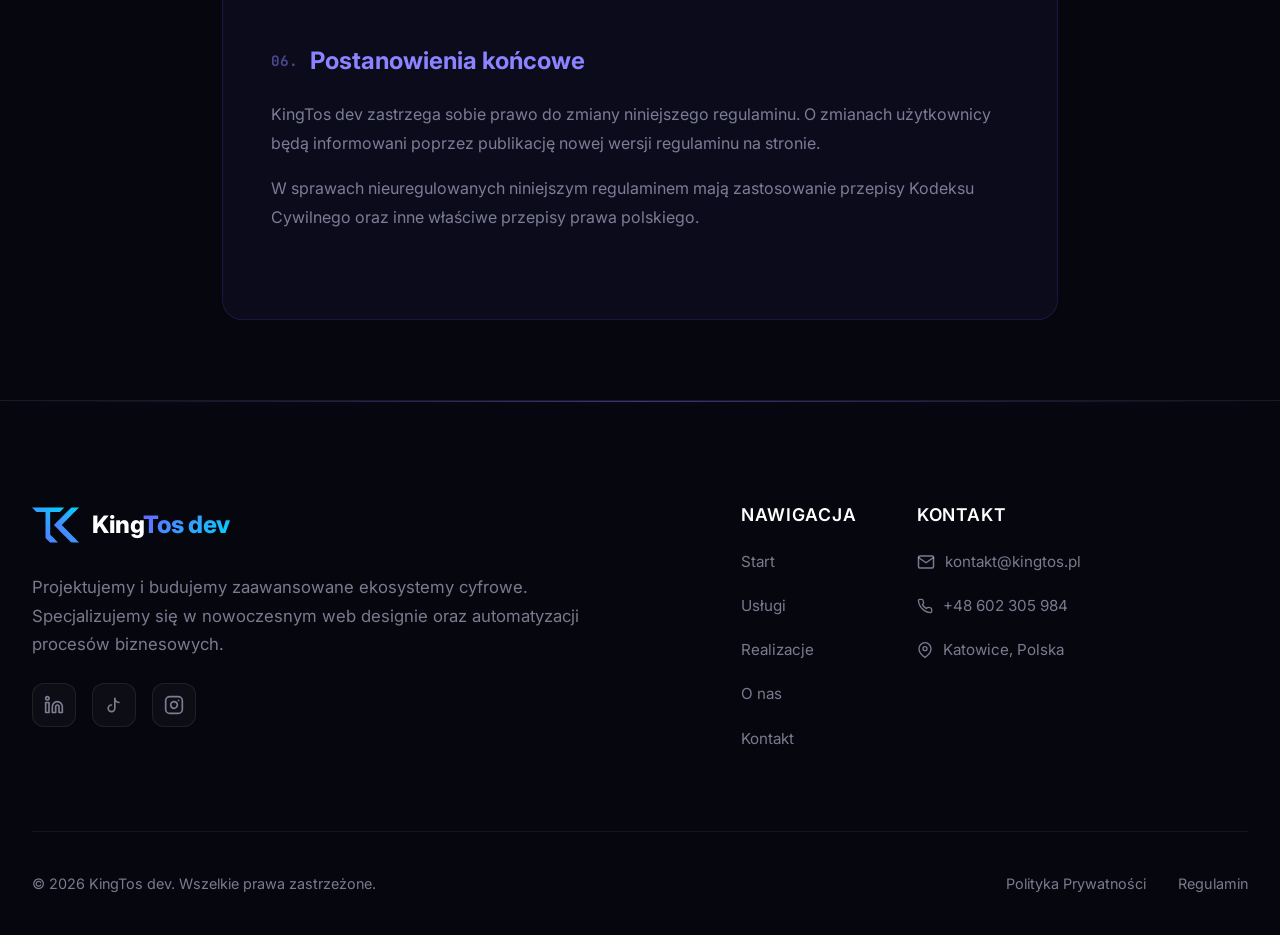
<file: regulamin.html>
<!doctype html>
<html lang="pl">

<head>
  <meta charset="UTF-8" />
  <!-- Google Consent Mode v2 Default Settings -->
  <script>
    window.dataLayer = window.dataLayer || [];
    function gtag(){dataLayer.push(arguments);}
    let storedConsent = localStorage.getItem('cookieConsentSettings');
    if (storedConsent) {
        let settings = JSON.parse(storedConsent);
        gtag('consent', 'default', {
            'analytics_storage': settings.analytics ? 'granted' : 'denied',
            'ad_storage': settings.marketing ? 'granted' : 'denied',
            'ad_user_data': settings.marketing ? 'granted' : 'denied',
            'ad_personalization': settings.marketing ? 'granted' : 'denied',
            'personalization_storage': 'denied',
            'functionality_storage': 'granted',
            'security_storage': 'granted'
        });
    } else {
        gtag('consent', 'default', {
            'analytics_storage': 'denied',
            'ad_storage': 'denied',
            'ad_user_data': 'denied',
            'ad_personalization': 'denied',
            'personalization_storage': 'denied',
            'functionality_storage': 'granted',
            'security_storage': 'granted'
        });
    }
  </script>
  <meta name="viewport" content="width=device-width, initial-scale=1.0" />
  <meta name="description" content="Regulamin świadczenia usług przez KingTos dev. Poznaj zasady współpracy, reklamacji i ochrony praw autorskich." />
  <title>Regulamin | KingTos dev</title>
  <link rel="icon" type="image/svg+xml" href="favicon.svg" />
  <link rel="shortcut icon" href="favicon.svg" />
  <link rel="apple-touch-icon" href="favicon.svg" />
  <link rel="preconnect" href="https://fonts.googleapis.com" />
  <link rel="preconnect" href="https://fonts.gstatic.com" crossorigin />
  <link href="https://fonts.googleapis.com/css2?family=Inter:wght@400;500;600;700&family=JetBrains+Mono:wght@400;500;700&display=swap" rel="stylesheet" />
  <link rel="stylesheet" href="style.css" />
  <style>
    .legal-content {
      max-width: 900px;
      margin: 0 auto;
      padding: 120px 32px 80px;
    }
    .legal-header {
      margin-bottom: 60px;
      text-align: center;
    }
    .legal-body {
      background: var(--c-surface);
      border: 1px solid var(--c-border);
      border-radius: var(--radius-lg);
      padding: 48px;
      backdrop-filter: blur(20px);
      -webkit-backdrop-filter: blur(20px);
    }
    .legal-section {
      margin-bottom: 40px;
    }
    .legal-section h2 {
      font-size: 1.5rem;
      margin-bottom: 20px;
      color: var(--c-primary-light);
      display: flex;
      align-items: center;
      gap: 12px;
    }
    .legal-section h2 span {
      font-family: var(--font-mono);
      font-size: 0.9rem;
      opacity: 0.5;
    }
    .legal-section p, .legal-section ul {
      color: var(--c-text-dim);
      line-height: 1.8;
      margin-bottom: 16px;
    }
    .legal-section ul {
      padding-left: 20px;
    }
    .legal-section li {
      margin-bottom: 8px;
    }
    @media (max-width: 768px) {
      .legal-body {
        padding: 24px;
      }
    }
  </style>
</head>

<body>
  <canvas id="gridCanvas"></canvas>

  <nav class="navbar scrolled" id="navbar">
    <div class="navbar__container">
      <!-- Logo -->
      <a href="/" class="navbar__logo" id="navLogo">
        <span class="navbar__logo-icon">
        <svg viewBox="207 286 622 451" fill="none" xmlns="http://www.w3.org/2000/svg">
          <g transform="translate(0, 1024) scale(0.1, -0.1)" fill="url(#logoGrad)">
            <path d="M2070 7380 c0 -3 127 -132 283 -288 l283 -282 592 0 592 0 0 -1687 1 -1688 289 -294 289 -294 62 7 c34 3 267 6 518 6 l456 0 -502 503 -503 502 -2 1473 -3 1472 630 0 629 0 283 282 c156 156 283 285 283 288 0 3 -940 5 -2090 5 -1149 0 -2090 -2 -2090 -5z"/>
            <path d="M6039 6254 c-817 -817 -1129 -1135 -1123 -1145 4 -8 502 -509 1106 -1115 604 -605 1104 -1108 1111 -1118 11 -15 56 -17 525 -19 281 -1 512 0 512 3 0 3 -506 511 -1126 1131 l-1125 1125 1123 1128 c618 620 1124 1130 1126 1134 1 4 -223 7 -498 7 l-500 0 -1131 -1131z"/>
          </g>
          <defs>
            <linearGradient id="logoGrad" x1="0" y1="0" x2="1" y2="1">
              <stop offset="0%" stop-color="#6C63FF" />
              <stop offset="100%" stop-color="#00D4FF" />
            </linearGradient>
          </defs>
        </svg>
        </span>
        <span class="navbar__logo-text">
          <span class="navbar__logo-king">King</span
          ><span class="navbar__logo-tos">Tos dev</span>
        </span>
      </a>

      <!-- Navigation Links -->
      <ul class="navbar__links" id="navLinks">
        <li>
          <a
            href="/"
            class="navbar__link"
            data-text="Start"
            >Start</a
          >
        </li>
        <li>
          <a href="/#uslugi" class="navbar__link" data-text="Usługi">Usługi</a>
        </li>
        <li>
          <a href="/#realizacje" class="navbar__link" data-text="Realizacje"
            >Realizacje</a
          >
        </li>
        <li>
          <a href="/o-nas" class="navbar__link" data-text="O nas">O nas</a>
        </li>
        <li>
          <a href="/#kontakt" class="navbar__link" data-text="Kontakt"
            >Kontakt</a
          >
        </li>
      </ul>

      <!-- CTA Button -->
      <a href="/#kontakt" class="btn btn--primary btn--nav" id="navCta">
        <span class="btn__text">Wycena projektu</span>
        <span class="btn__icon">
          <svg width="16" height="16" viewBox="0 0 16 16" fill="none">
            <path d="M3 8H13M13 8L9 4M13 8L9 12" stroke="currentColor" stroke-width="1.5" stroke-linecap="round" stroke-linejoin="round"/>
          </svg>
        </span>
      </a>

      <!-- Mobile hamburger -->
      <button class="navbar__hamburger" id="navHamburger" aria-label="Otwórz menu" aria-expanded="false">
        <span></span>
        <span></span>
        <span></span>
      </button>
    </div>
  </nav>

  <main class="legal-content">
    <header class="legal-header">
      <div class="hero__badge">
        <span class="hero__badge-dot"></span>
        <span class="hero__badge-text">Wersja 1.0 — 07.05.2026</span>
      </div>
      <h1 class="hero__title">Regulamin <span class="hero__title-word--gradient">Serwisu</span></h1>
    </header>

    <div class="legal-body">
      <section class="legal-section">
        <h2><span>01.</span> Postanowienia ogólne</h2>
        <p>Niniejszy regulamin określa zasady korzystania ze strony internetowej KingTos dev oraz zasady świadczenia usług przez:</p>
        <ul>
          <li><strong>Maciej Toś</strong></li>
          <li><strong>Krzysztof Król</strong></li>
          <li><strong>Damian Wójcik</strong></li>
        </ul>
        <p>prowadzących działalność nierejestrowaną w <strong>Katowice, Polska</strong>. Korzystanie ze strony oznacza akceptację niniejszych postanowień.</p>
      </section>

      <section class="legal-section">
        <h2><span>02.</span> Zakres świadczonych usług</h2>
        <p>KingTos dev zajmuje się projektowaniem, wdrażaniem i modernizacją stron internetowych oraz dostarczaniem rozwiązań z zakresu automatyzacji procesów biznesowych i AI.</p>
        <p>Wszystkie usługi są realizowane na podstawie indywidualnych ustaleń i umów z klientem.</p>
      </section>

      <section class="legal-section">
        <h2><span>03.</span> Wymagania techniczne</h2>
        <p>Do prawidłowego korzystania ze strony oraz oferowanych usług wymagane jest:</p>
        <ul>
          <li>Połączenie z siecią Internet.</li>
          <li>Przeglądarka internetowa obsługująca standardy HTML5, CSS3 i JavaScript (np. Chrome, Firefox, Safari, Edge).</li>
          <li>Włączona obsługa plików cookies (zgodnie z preferencjami użytkownika).</li>
        </ul>
      </section>

      <section class="legal-section">
        <h2><span>04.</span> Prawa autorskie i własność intelektualna</h2>
        <p>Wszelkie treści, grafiki, kod źródłowy oraz rozwiązania techniczne zamieszczone na stronie są własnością KingTos dev i podlegają ochronie prawnej na podstawie przepisów o prawie autorskim i prawach pokrewnych.</p>
        <p>Kopiowanie lub wykorzystywanie elementów strony bez zgody autorów jest zabronione.</p>
      </section>

      <section class="legal-section">
        <h2><span>05.</span> Tryb postępowania reklamacyjnego</h2>
        <p>Wszelkie reklamacje dotyczące działania strony lub świadczonych usług można zgłaszać drogą elektroniczną na adres: <a href="mailto:kontakt@kingtos.pl" style="color: var(--c-accent);">kontakt@kingtos.pl</a>.</p>
        <p>Reklamacja zostanie rozpatrzona w terminie do 14 dni od daty jej otrzymania. Odpowiedź zostanie przesłana na adres e-mail zgłaszającego.</p>
      </section>

      <section class="legal-section">
        <h2><span>06.</span> Postanowienia końcowe</h2>
        <p>KingTos dev zastrzega sobie prawo do zmiany niniejszego regulaminu. O zmianach użytkownicy będą informowani poprzez publikację nowej wersji regulaminu na stronie.</p>
        <p>W sprawach nieuregulowanych niniejszym regulaminem mają zastosowanie przepisy Kodeksu Cywilnego oraz inne właściwe przepisy prawa polskiego.</p>
      </section>
    </div>
  </main>

  <footer class="site-footer">
    <div class="site-footer__glow"></div>
    <div class="site-footer__container">
      
      <div class="site-footer__main">
        <div class="site-footer__brand">
          <a href="/" class="navbar__logo">
            <span class="navbar__logo-icon">
            <svg viewBox="207 286 622 451" fill="none" xmlns="http://www.w3.org/2000/svg">
              <g transform="translate(0, 1024) scale(0.1, -0.1)" fill="url(#logoGradFooter)">
                <path d="M2070 7380 c0 -3 127 -132 283 -288 l283 -282 592 0 592 0 0 -1687 1 -1688 289 -294 289 -294 62 7 c34 3 267 6 518 6 l456 0 -502 503 -503 502 -2 1473 -3 1472 630 0 629 0 283 282 c156 156 283 285 283 288 0 3 -940 5 -2090 5 -1149 0 -2090 -2 -2090 -5z"/>
                <path d="M6039 6254 c-817 -817 -1129 -1135 -1123 -1145 4 -8 502 -509 1106 -1115 604 -605 1104 -1108 1111 -1118 11 -15 56 -17 525 -19 281 -1 512 0 512 3 0 3 -506 511 -1126 1131 l-1125 1125 1123 1128 c618 620 1124 1130 1126 1134 1 4 -223 7 -498 7 l-500 0 -1131 -1131z"/>
              </g>
              <defs>
                <linearGradient id="logoGradFooter" x1="0" y1="0" x2="1" y2="1">
                  <stop offset="0%" stop-color="#6C63FF" />
                  <stop offset="100%" stop-color="#00D4FF" />
                </linearGradient>
              </defs>
            </svg>
            </span>
            <span class="navbar__logo-text">
              <span class="navbar__logo-king">King</span
              ><span class="navbar__logo-tos">Tos dev</span>
            </span>
          </a>
          <p class="site-footer__desc">Projektujemy i budujemy zaawansowane ekosystemy cyfrowe. Specjalizujemy się w nowoczesnym web designie oraz automatyzacji procesów biznesowych.</p>
          <div class="site-footer__socials">
            <a href="https://www.linkedin.com/company/kingtos-strony-i-automatyzacje/" target="_blank" aria-label="LinkedIn">
              <svg width="20" height="20" viewBox="0 0 24 24" fill="none" stroke="currentColor" stroke-width="2" stroke-linecap="round" stroke-linejoin="round">
                <path d="M16 8a6 6 0 0 1 6 6v7h-4v-7a2 2 0 0 0-2-2 2 2 0 0 0-2 2v7h-4v-7a6 6 0 0 1 6-6z"></path>
                <rect x="2" y="9" width="4" height="12"></rect>
                <circle cx="4" cy="4" r="2"></circle>
              </svg>
            </a>
            <a href="https://www.tiktok.com/@kingtosdev" target="_blank" aria-label="TikTok">
              <svg width="20" height="20" viewBox="0 0 24 24" fill="none" stroke="currentColor" stroke-width="2" stroke-linecap="round" stroke-linejoin="round">
                <path d="M9 12a4 4 0 1 0 4 4V4a5 5 0 0 0 5 5"></path>
              </svg>
            </a>
            <a href="https://www.instagram.com/kingtos_dev" target="_blank" aria-label="Instagram">
              <svg width="20" height="20" viewBox="0 0 24 24" fill="none" stroke="currentColor" stroke-width="2" stroke-linecap="round" stroke-linejoin="round">
                <rect x="2" y="2" width="20" height="20" rx="5" ry="5"></rect>
                <path d="M16 11.37A4 4 0 1 1 12.63 8 4 4 0 0 1 16 11.37z"></path>
                <line x1="17.5" y1="6.5" x2="17.51" y2="6.5"></line>
              </svg>
            </a>
          </div>
        </div>
        
        <div class="site-footer__nav">
          <div class="footer-nav-col">
            <h4>Nawigacja</h4>
            <a href="/#hero">Start</a>
            <a href="/#uslugi">Usługi</a>
            <a href="/#realizacje">Realizacje</a>
            <a href="/o-nas">O nas</a>
            <a href="/#kontakt">Kontakt</a>
          </div>
          <div class="footer-nav-col">
            <h4>Kontakt</h4>
            <a href="mailto:kontakt@kingtos.pl" class="footer-contact-link">
              <svg width="18" height="18" viewBox="0 0 24 24" fill="none" stroke="currentColor" stroke-width="2" stroke-linecap="round" stroke-linejoin="round"><path d="M4 4h16c1.1 0 2 .9 2 2v12c0 1.1-.9 2-2 2H4c-1.1 0-2-.9-2-2V6c0-1.1.9-2 2-2z"></path><polyline points="22,6 12,13 2,6"></polyline></svg>
              kontakt@kingtos.pl
            </a>
            <a href="tel:+48602305984" class="footer-contact-link">
              <svg width="16" height="16" viewBox="0 0 24 24" fill="none" stroke="currentColor" stroke-width="2" stroke-linecap="round" stroke-linejoin="round"><path d="M22 16.92v3a2 2 0 0 1-2.18 2 19.79 19.79 0 0 1-8.63-3.07 19.5 19.5 0 0 1-6-6 19.79 19.79 0 0 1-3.07-8.67A2 2 0 0 1 4.11 2h3a2 2 0 0 1 2 1.72 12.84 12.84 0 0 0 .7 2.81 2 2 0 0 1-.45 2.11L8.09 9.91a16 16 0 0 0 6 6l1.27-1.27a2 2 0 0 1 2.11-.45 12.84 12.84 0 0 0 2.81.7A2 2 0 0 1 22 16.92z"></path></svg>
              +48 602 305 984
            </a>
            <p class="footer-location">
              <svg width="16" height="16" viewBox="0 0 24 24" fill="none" stroke="currentColor" stroke-width="2" stroke-linecap="round" stroke-linejoin="round"><path d="M21 10c0 7-9 13-9 13s-9-6-9-13a9 9 0 0 1 18 0z"></path><circle cx="12" cy="10" r="3"></circle></svg>
              Katowice, Polska
            </p>
          </div>
        </div>
      </div>

      <div class="site-footer__bottom">
        <div class="footer-copyright">
          <p>&copy; 2026 KingTos dev. Wszelkie prawa zastrzeżone.</p>
        </div>
        <div class="site-footer__legal">
          <a href="/polityka-prywatnosci">Polityka Prywatności</a>
          <a href="/regulamin">Regulamin</a>
        </div>
      </div>

    </div>
  </footer>

  <script src="script.js" defer></script>
</body>
</html>
</file>
<file: style.css>
/* ═══════════════════════════════════════
   KINGTOS DEV — Design System & Variables
   ═══════════════════════════════════════ */
*,
*::before,
*::after {
  margin: 0;
  padding: 0;
  box-sizing: border-box;
}

:root {
  --c-bg: #06060e;
  --c-bg2: #0c0c1d;
  --c-surface: rgba(15, 15, 35, 0.7);
  --c-border: rgba(108, 99, 255, 0.15);
  --c-border-hover: rgba(108, 99, 255, 0.4);
  --c-text: #e2e2f0;
  --c-text-dim: rgba(200, 200, 230, 0.6);
  --c-primary: #6c63ff;
  --c-primary-light: #8b83ff;
  --c-accent: #00d4ff;
  --c-accent2: #00ffb2;
  --c-gradient: linear-gradient(135deg, #6c63ff, #00d4ff);
  --c-gradient2: linear-gradient(135deg, #00d4ff, #00ffb2);
  --font-main: "Inter", system-ui, sans-serif;
  --font-mono: "JetBrains Mono", monospace;
  --radius: 12px;
  --radius-lg: 20px;
  --shadow-glow:
    0 0 30px rgba(108, 99, 255, 0.15), 0 0 60px rgba(0, 212, 255, 0.08);
  --transition: 0.3s cubic-bezier(0.4, 0, 0.2, 1);
  --transition-spring: 0.5s cubic-bezier(0.34, 1.56, 0.64, 1);
}

html {
  scroll-behavior: smooth;
  scroll-padding-top: 50px;
  font-size: 16px;
}

body {
  font-family: var(--font-main);
  background: var(--c-bg);
  color: var(--c-text);
  overflow-x: hidden;
  line-height: 1.6;
  -webkit-font-smoothing: antialiased;
}

::selection {
  background: rgba(108, 99, 255, 0.3);
  color: #fff;
}

/* ═══ Canvas & Ambient ═══ */
#gridCanvas {
  position: fixed;
  inset: 0;
  z-index: 0;
  pointer-events: none;
}

.ambient-orb {
  position: fixed;
  border-radius: 50%;
  filter: blur(120px);
  opacity: 0.12;
  pointer-events: none;
  z-index: 0;
}

.ambient-orb--1 {
  width: 600px;
  height: 600px;
  background: var(--c-primary);
  top: -200px;
  left: -100px;
  animation: orbFloat1 20s ease-in-out infinite;
}

.ambient-orb--2 {
  width: 500px;
  height: 500px;
  background: var(--c-accent);
  bottom: -150px;
  right: -100px;
  animation: orbFloat2 25s ease-in-out infinite;
}

@media (max-width: 768px) {
  .ambient-orb {
    animation: none !important;
    display: none; /* Hide orbs on mobile to boost performance */
  }
}

.ambient-orb--3 {
  width: 400px;
  height: 400px;
  background: #a855f7;
  top: 50%;
  left: 50%;
  transform: translate(-50%, -50%);
  animation: orbFloat3 18s ease-in-out infinite;
}

@keyframes orbFloat1 {

  0%,
  100% {
    transform: translate(0, 0);
  }

  50% {
    transform: translate(80px, 60px);
  }
}

@keyframes orbFloat2 {

  0%,
  100% {
    transform: translate(0, 0);
  }

  50% {
    transform: translate(-60px, -80px);
  }
}

@keyframes orbFloat3 {

  0%,
  100% {
    transform: translate(-50%, -50%) scale(1);
  }

  50% {
    transform: translate(-40%, -60%) scale(1.2);
  }
}

/* ═══ NAVBAR ═══ */
.navbar {
  position: fixed;
  top: 0;
  left: 0;
  width: 100%;
  z-index: 3000;
  padding: 16px 0;
  transition: var(--transition);
}

.navbar.scrolled {
  background: rgba(6, 6, 14, 0.85);
  backdrop-filter: blur(20px);
  -webkit-backdrop-filter: blur(20px);
  border-bottom: 1px solid var(--c-border);
  padding: 10px 0;
}

.navbar__container {
  max-width: 1280px;
  margin: 0 auto;
  padding: 0 32px;
  display: flex;
  align-items: center;
  justify-content: space-between;
}

.navbar__logo {
  display: flex;
  align-items: center;
  gap: 12px;
  text-decoration: none;
  position: relative;
  z-index: 10;
  pointer-events: auto;
  line-height: 1; /* Reset line-height for better centering */
}

.navbar__logo-icon {
  display: flex;
  align-items: center;
  justify-content: center;
  height: 48px; /* Increased from 42px */
}

.navbar__logo-icon svg {
  width: 48px;
  height: 48px;
  display: block;
  transition: var(--transition);
}

.navbar__logo:hover .navbar__logo-icon svg {
  filter: drop-shadow(0 0 15px rgba(108, 99, 255, 0.6));
  transform: scale(1.15); /* Simple zoom instead of rotation */
}

.navbar__logo-text {
  font-size: 1.25rem;
  font-weight: 700;
  letter-spacing: -0.02em;
}

.navbar__logo-king {
  color: var(--c-text);
}

.navbar__logo-tos {
  background: var(--c-gradient);
  -webkit-background-clip: text;
  background-clip: text;
  -webkit-text-fill-color: transparent;
}

.navbar__links {
  display: flex;
  list-style: none;
  gap: 8px;
  align-items: center;
}

.navbar__link {
  position: relative;
  color: var(--c-text-dim);
  text-decoration: none;
  font-size: 0.9rem;
  font-weight: 500;
  padding: 8px 16px;
  border-radius: 8px;
  transition: var(--transition);
  overflow: hidden;
}

.navbar__link::before {
  content: "";
  position: absolute;
  inset: 0;
  background: var(--c-gradient);
  opacity: 0;
  border-radius: 8px;
  transition: var(--transition);
}

.navbar__link:hover,
.navbar__link--active {
  color: #fff;
}

.navbar__link:hover::before,
.navbar__link--active::before {
  opacity: 0.1;
}

.navbar__link::after {
  content: "";
  position: absolute;
  bottom: 4px;
  left: 50%;
  width: 0;
  height: 2px;
  background: var(--c-gradient);
  border-radius: 2px;
  transform: translateX(-50%);
  transition: var(--transition);
}

.navbar__link:hover::after,
.navbar__link--active::after {
  width: 50%;
}

/* ═══ BUTTONS ═══ */
.btn {
  position: relative;
  display: inline-flex;
  align-items: center;
  gap: 8px;
  padding: 12px 28px;
  border-radius: var(--radius);
  font-family: var(--font-main);
  font-size: 0.9rem;
  font-weight: 600;
  text-decoration: none;
  cursor: pointer;
  border: none;
  overflow: hidden;
  transition: var(--transition);
  isolation: isolate;
}

.btn--lg {
  padding: 16px 36px;
  font-size: 1rem;
  border-radius: var(--radius-lg);
}

.btn--primary {
  background: var(--c-gradient);
  color: #fff;
  box-shadow: 0 4px 20px rgba(108, 99, 255, 0.3);
}

.btn--primary:hover {
  box-shadow: 0 8px 30px rgba(108, 99, 255, 0.5);
}

.btn--primary:active {
  transform: translateY(0) scale(0.98);
}

.btn__glow {
  position: absolute;
  inset: -2px;
  background: var(--c-gradient);
  border-radius: inherit;
  z-index: -2;
  opacity: 0;
  filter: blur(15px);
  transition: var(--transition);
}

.btn--primary:hover .btn__glow {
  opacity: 0.6;
}

.btn__shimmer {
  position: absolute;
  top: 0;
  left: -100%;
  width: 100%;
  height: 100%;
  background: linear-gradient(90deg,
      transparent,
      rgba(255, 255, 255, 0.15),
      transparent);
  z-index: 1;
  transition: none;
}

.btn--primary:hover .btn__shimmer {
  animation: shimmer 0.8s ease forwards;
}

@keyframes shimmer {
  to {
    left: 100%;
  }
}

.btn__icon {
  display: flex;
  transition: var(--transition-spring);
}

.btn:hover .btn__icon {
  transform: translateX(4px);
}

.btn--outline {
  background: transparent;
  color: var(--c-text);
  border: 1px solid var(--c-border);
  backdrop-filter: blur(10px);
}

.btn--outline:hover {
  border-color: var(--c-primary);
  color: #fff;
  background: rgba(108, 99, 255, 0.08);
}

.btn__border-anim {
  display: none; /* Removed complex spinning border */
}

.btn--nav {
  padding: 10px 22px;
  font-size: 0.85rem;
}

/* ═══ HERO ═══ */
.hero {
  position: relative;
  height: 100vh;
  max-height: 1080px;
  display: flex;
  align-items: center;
  z-index: 1;
  padding: 40px 0 0;
}

.hero__container {
  max-width: 1280px;
  margin: 0 auto;
  padding: 0 32px;
  display: flex;
  flex-direction: column;
  align-items: center;
  justify-content: center;
  text-align: center;
  width: 100%;
}

/* Hero Left */
.hero__badge {
  display: inline-flex;
  align-items: center;
  gap: 8px;
  padding: 8px 18px;
  border-radius: 50px;
  background: rgba(108, 99, 255, 0.08);
  border: 1px solid rgba(108, 99, 255, 0.2);
  font-size: 0.8rem;
  color: var(--c-text-dim);
  margin-bottom: 16px;
  opacity: 0;
  animation: fadeInUp 0.6s ease forwards;
  animation-delay: 0.2s;
}

.hero__badge-dot {
  width: 8px;
  height: 8px;
  border-radius: 50%;
  background: var(--c-accent2);
  box-shadow: 0 0 10px var(--c-accent2);
  animation: pulse 2s ease-in-out infinite;
}

@keyframes pulse {

  0%,
  100% {
    opacity: 1;
    transform: scale(1);
  }

  50% {
    opacity: 0.5;
    transform: scale(0.8);
  }
}

.hero__title {
  font-size: clamp(2.8rem, 5.5vw, 4.5rem);
  font-weight: 800;
  line-height: 1.08;
  letter-spacing: -0.03em;
  margin-bottom: 24px;
}

.hero__title-line {
  display: block;
  overflow: hidden;
}

.hero__title-word {
  display: inline-block;
  opacity: 0;
  animation: titleReveal 0.8s cubic-bezier(0.16, 1, 0.3, 1) forwards;
}

.hero__title-word[data-delay="0"] {
  animation-delay: 0.4s;
}

.hero__title-word[data-delay="1"] {
  animation-delay: 0.55s;
}

.hero__title-word[data-delay="2"] {
  animation-delay: 0.7s;
}

.hero__title-word[data-delay="3"] {
  animation-delay: 0.85s;
}

@keyframes titleReveal {
  from {
    opacity: 0;
    transform: translateY(100%);
  }

  to {
    opacity: 1;
    transform: translateY(0);
  }
}

.hero__title-word--gradient {
  background: var(--c-gradient);
  -webkit-background-clip: text;
  background-clip: text;
  -webkit-text-fill-color: transparent;
  position: relative;
}

.hero__title-word--accent {
  color: var(--c-accent);
  -webkit-text-fill-color: var(--c-accent);
}

.hero__subtitle {
  font-size: 1.12rem;
  color: var(--c-text-dim);
  max-width: 600px;
  line-height: 1.7;
  margin-bottom: 36px;
  opacity: 0;
  animation: fadeInUp 0.6s ease forwards;
  animation-delay: 0.9s;
}

.hero__actions {
  display: flex;
  gap: 16px;
  flex-wrap: wrap;
  justify-content: center;
  margin-bottom: 48px;
  opacity: 0;
  animation: fadeInUp 0.6s ease forwards;
  animation-delay: 1.1s;
}

@keyframes fadeInUp {
  from {
    opacity: 0;
    transform: translateY(20px);
  }

  to {
    opacity: 1;
    transform: translateY(0);
  }
}

/* Tech badges */
.hero__tech {
  opacity: 0;
  animation: fadeInUp 0.6s ease forwards;
  animation-delay: 1.3s;
}

.hero__tech-label {
  font-size: 0.75rem;
  text-transform: uppercase;
  letter-spacing: 0.1em;
  color: var(--c-text-dim);
  margin-bottom: 12px;
  display: block;
}

.hero__tech-list {
  display: flex;
  gap: 8px;
  flex-wrap: wrap;
  justify-content: center;
}

.hero__tech-badge {
  padding: 6px 14px;
  border-radius: 6px;
  font-size: 0.78rem;
  font-weight: 500;
  background: rgba(108, 99, 255, 0.06);
  border: 1px solid var(--c-border);
  color: var(--c-text-dim);
  cursor: default;
  transition: var(--transition);
}

.hero__tech-badge:hover {
  border-color: var(--c-primary);
  color: var(--c-primary-light);
  background: rgba(108, 99, 255, 0.12);
  transform: translateY(-2px);
  box-shadow: 0 4px 15px rgba(108, 99, 255, 0.15);
}

/* Hero Right — Visual */
.hero__right {
  position: relative;
  display: flex;
  justify-content: center;
  align-items: center;
  min-height: 500px;
  perspective: 1000px;
}

.hero__visual {
  position: relative;
  width: 100%;
  height: 500px;
  transform-style: preserve-3d;
  transition: transform 0.1s ease-out;
}

/* Floating cards */
.hero__card {
  position: absolute;
  border-radius: var(--radius-lg);
  backdrop-filter: blur(20px);
  -webkit-backdrop-filter: blur(20px);
  border: 1px solid var(--c-border);
  transition:
    border-color 0.3s,
    box-shadow 0.3s;
  cursor: default;
  will-change: transform, opacity;
  transform-style: preserve-3d;
}

.hero__card:hover {
  border-color: var(--c-primary);
  box-shadow: var(--shadow-glow);
}

.hero__card--code {
  top: -20px;
  left: -40px;
  width: 340px;
  background: rgba(10, 10, 30, 0.85);
  padding: 0;
  overflow: hidden;
  opacity: 0;
  transform: rotate(-1deg);
  animation:
    cardFloat1 0.8s ease forwards,
    cardHover1 6s ease-in-out infinite;
  animation-delay: 0.6s, 1.4s;
}

@keyframes cardFloat1 {
  from {
    opacity: 0;
    transform: translateY(30px) rotate(-2deg);
  }

  to {
    opacity: 1;
    transform: translateY(0) rotate(-1deg);
  }
}

@keyframes cardHover1 {

  0%,
  100% {
    transform: rotate(-1deg) translateY(0);
  }

  50% {
    transform: rotate(-1deg) translateY(-10px);
  }
}

.hero__card-header {
  display: flex;
  align-items: center;
  gap: 12px;
  padding: 12px 16px;
  border-bottom: 1px solid rgba(255, 255, 255, 0.05);
  background: rgba(255, 255, 255, 0.02);
}

.hero__card-dots {
  display: flex;
  gap: 6px;
}

.hero__card-dots span {
  width: 10px;
  height: 10px;
  border-radius: 50%;
}

.hero__card-dots span:nth-child(1) {
  background: #ff5f57;
}

.hero__card-dots span:nth-child(2) {
  background: #ffbd2e;
}

.hero__card-dots span:nth-child(3) {
  background: #28ca41;
}

.hero__card-filename {
  font-family: var(--font-mono);
  font-size: 0.72rem;
  color: var(--c-text-dim);
}

.hero__card-code {
  padding: 16px;
  font-family: var(--font-mono);
  font-size: 0.78rem;
  line-height: 1.7;
  color: #a0a0c0;
  overflow: hidden;
}

.code-keyword {
  color: #c792ea;
}

.code-var {
  color: #82aaff;
}

.code-prop {
  color: #f78c6c;
}

.code-string {
  color: #c3e88d;
}

.code-number {
  color: #f78c6c;
}

.hero__card--terminal {
  bottom: -10px;
  right: -30px;
  width: 320px;
  background: rgba(5, 5, 15, 0.9);
  padding: 0;
  opacity: 0;
  animation:
    cardFloat3 0.8s ease forwards,
    cardHover3 8s ease-in-out infinite;
  animation-delay: 1.2s, 2s;
}

.hero__card-terminal-body {
  padding: 16px;
  font-family: var(--font-mono);
  font-size: 0.72rem;
  line-height: 1.6;
}

.terminal-line {
  margin-bottom: 4px;
  white-space: nowrap;
  overflow: hidden;
  text-overflow: ellipsis;
}

.term-prompt {
  color: var(--c-primary);
  font-weight: 700;
  margin-right: 8px;
}

.term-success {
  color: var(--c-accent2);
}

.term-info {
  color: var(--c-accent);
}

.hero__card--flow {
  top: 30px;
  right: -30px;
  background: rgba(10, 10, 30, 0.8);
  padding: 16px 20px;
  display: flex;
  align-items: center;
  gap: 12px;
  opacity: 0;
  animation:
    cardFloat2 0.8s ease forwards,
    cardHover2 7s ease-in-out infinite;
  animation-delay: 0.9s, 1.7s;
}

.flow-step {
  display: flex;
  flex-direction: column;
  align-items: center;
  gap: 6px;
  font-size: 0.65rem;
  color: var(--c-text-dim);
  font-weight: 600;
}

.flow-icon {
  width: 32px;
  height: 32px;
  border-radius: 50%;
  background: rgba(108, 99, 255, 0.1);
  display: flex;
  align-items: center;
  justify-content: center;
  font-size: 1rem;
  border: 1px solid rgba(108, 99, 255, 0.2);
}

.flow-line {
  width: 30px;
  height: 2px;
  background: linear-gradient(90deg,
      rgba(108, 99, 255, 0.2),
      rgba(0, 212, 255, 0.2));
  position: relative;
  top: -8px;
}

.flow-step--active .flow-icon {
  background: var(--c-gradient);
  color: #fff;
  border: none;
  box-shadow: 0 0 15px rgba(0, 212, 255, 0.4);
}

.flow-step--active span {
  color: #fff;
}

.hero__card--metrics {
  bottom: 70px;
  left: -40px;
  background: rgba(10, 10, 30, 0.8);
  padding: 16px;
  width: 240px;
  opacity: 0;
  animation:
    cardFloat4 0.8s ease forwards,
    cardHover4 6.5s ease-in-out infinite;
  animation-delay: 1s, 1.8s;
}

.metrics-header {
  font-size: 0.75rem;
  font-weight: 700;
  color: #fff;
  margin-bottom: 12px;
  letter-spacing: 0.05em;
}

.metrics-row {
  display: flex;
  align-items: center;
  gap: 10px;
  margin-bottom: 8px;
  font-size: 0.7rem;
}

.metrics-row:last-child {
  margin-bottom: 0;
}

.metrics-label {
  color: var(--c-text-dim);
  width: 65px;
}

.metrics-bar {
  flex: 1;
  height: 4px;
  background: rgba(255, 255, 255, 0.1);
  border-radius: 2px;
  overflow: hidden;
}

.metrics-fill {
  height: 100%;
  background: var(--c-accent2);
  border-radius: 2px;
  box-shadow: 0 0 10px var(--c-accent2);
}

.metrics-score {
  color: var(--c-accent2);
  font-weight: 700;
  width: 25px;
  text-align: right;
}

.hero__card--badge {
  top: 150px;
  left: 60px;
  background: rgba(10, 10, 30, 0.85);
  padding: 10px 16px;
  display: flex;
  align-items: center;
  gap: 12px;
  border-radius: 50px;
  opacity: 0;
  animation:
    cardFloat5 0.8s ease forwards,
    cardHover5 5.5s ease-in-out infinite;
  animation-delay: 1.3s, 2.1s;
  z-index: 10;
}

.badge-icon {
  width: 32px;
  height: 32px;
  border-radius: 50%;
  background: rgba(0, 212, 255, 0.1);
  display: flex;
  align-items: center;
  justify-content: center;
  border: 1px solid rgba(0, 212, 255, 0.3);
}

.badge-text {
  display: flex;
  flex-direction: column;
}

.badge-title {
  font-size: 0.75rem;
  font-weight: 700;
  color: #fff;
}

.badge-status {
  font-size: 0.65rem;
  color: var(--c-accent);
}

@keyframes cardFloat2 {
  from {
    opacity: 0;
    transform: translateY(30px);
  }

  to {
    opacity: 1;
    transform: translateY(0);
  }
}

@keyframes cardHover2 {

  0%,
  100% {
    transform: translateY(0);
  }

  50% {
    transform: translateY(-12px);
  }
}

@keyframes cardFloat3 {
  from {
    opacity: 0;
    transform: translateY(30px);
  }

  to {
    opacity: 1;
    transform: translateY(0);
  }
}

@keyframes cardHover3 {

  0%,
  100% {
    transform: translateY(0);
  }

  50% {
    transform: translateY(-8px);
  }
}

@keyframes cardFloat4 {
  from {
    opacity: 0;
    transform: translateX(-30px);
  }

  to {
    opacity: 1;
    transform: translateX(0);
  }
}

@keyframes cardHover4 {

  0%,
  100% {
    transform: translateX(0) translateY(0);
  }

  50% {
    transform: translateX(0) translateY(-10px);
  }
}

@keyframes cardFloat5 {
  from {
    opacity: 0;
    transform: scale(0.8);
  }

  to {
    opacity: 1;
    transform: scale(1);
  }
}

@keyframes cardHover5 {

  0%,
  100% {
    transform: scale(1) translateY(0);
  }

  50% {
    transform: scale(1) translateY(-6px);
  }
}

.cursor-blink {
  animation: blink 1s step-end infinite;
}

@keyframes blink {
  50% {
    opacity: 0;
  }
}

/* Orbit rings */
.hero__orbit {
  position: absolute;
  top: 50%;
  left: 50%;
  transform: translate(-50%, -50%);
}

.hero__orbit-ring {
  position: absolute;
  border: 1px solid rgba(108, 99, 255, 0.1);
  border-radius: 50%;
  top: 50%;
  left: 50%;
  transform: translate(-50%, -50%);
}

.hero__orbit-ring--1 {
  width: 200px;
  height: 200px;
  animation: orbitSpin 15s linear infinite;
}

.hero__orbit-ring--2 {
  width: 320px;
  height: 320px;
  animation: orbitSpin 22s linear infinite reverse;
}

.hero__orbit-ring--3 {
  width: 440px;
  height: 440px;
  animation: orbitSpin 30s linear infinite;
}

@keyframes orbitSpin {
  to {
    transform: translate(-50%, -50%) rotate(360deg);
  }
}

.hero__orbit-dot {
  position: absolute;
  top: -4px;
  left: 50%;
  width: 8px;
  height: 8px;
  border-radius: 50%;
  background: var(--c-primary);
  box-shadow: 0 0 12px var(--c-primary);
  transform: translateX(-50%);
}

/* Center hexagon */
.hero__center-element {
  position: absolute;
  top: 50%;
  left: 50%;
  transform: translate(-50%, -50%);
  transform-style: preserve-3d;
  z-index: -1;
}

.hero__center-hexagon {
  width: 160px;
  height: 160px;
  animation: hexSpin 25s linear infinite;
  position: relative;
}

.hero__center-core {
  position: absolute;
  top: 50%;
  left: 50%;
  transform: translate(-50%, -50%);
  width: 40px;
  height: 40px;
  background: var(--c-primary);
  border-radius: 50%;
  filter: blur(15px);
  opacity: 0.6;
  animation: corePulse 3s ease-in-out infinite;
}

@keyframes corePulse {

  0%,
  100% {
    transform: translate(-50%, -50%) scale(1);
    opacity: 0.6;
  }

  50% {
    transform: translate(-50%, -50%) scale(1.3);
    opacity: 0.9;
  }
}

@keyframes hexSpin {
  to {
    transform: rotate(360deg);
  }
}

/* Scroll indicator */
.hero__scroll {
  position: absolute;
  bottom: 40px;
  left: 50%;
  transform: translateX(-50%);
  display: flex;
  flex-direction: column;
  align-items: center;
  gap: 12px;
  opacity: 0;
  animation: fadeInUp 0.8s ease forwards;
  animation-delay: 1.8s;
  cursor: pointer;
  transition:
    transform 0.6s cubic-bezier(0.16, 1, 0.3, 1),
    opacity 0.6s ease;
  z-index: 10;
  pointer-events: auto;
}

.hero__scroll.is-scrolled {
  opacity: 0 !important;
  transform: translateX(-50%) translateY(-30px) !important;
  pointer-events: none;
}

.hero__scroll:hover {
  transform: translateX(-50%) translateY(-3px);
}

.hero__scroll-indicator {
  width: 1px;
  height: 50px;
  background: rgba(255, 255, 255, 0.1);
  position: relative;
  overflow: hidden;
  margin-top: 8px;
}

.hero__scroll-indicator::after {
  content: "";
  position: absolute;
  top: 0;
  left: 0;
  width: 100%;
  height: 100%;
  background: linear-gradient(180deg,
      transparent,
      var(--c-primary),
      transparent);
  animation: scrollLineAnim 2.5s cubic-bezier(0.76, 0, 0.24, 1) infinite;
}

@keyframes scrollLineAnim {
  0% {
    transform: translateY(-100%);
  }

  50%,
  100% {
    transform: translateY(100%);
  }
}

.hero__scroll-text {
  font-family: var(--font-mono);
  font-size: 0.6rem;
  color: var(--c-text-dim);
  opacity: 0.5;
  text-transform: uppercase;
  letter-spacing: 0.15em;
  transition:
    color 0.3s ease,
    opacity 0.3s ease;
}

.hero__scroll:hover .hero__scroll-text {
  color: #fff;
  opacity: 1;
}

/* Hamburger */
.navbar__hamburger {
  display: none;
  flex-direction: column;
  justify-content: center;
  gap: 5px;
  background: none;
  border: none;
  cursor: pointer;
  padding: 8px;
  z-index: 3100;
  position: relative;
}

.navbar__hamburger span {
  display: block;
  width: 24px;
  height: 2px;
  background: var(--c-text);
  border-radius: 2px;
  transition: all 0.3s cubic-bezier(0.4, 0, 0.2, 1);
  transform-origin: center;
}

.navbar__hamburger.active span:nth-child(1) {
  transform: translateY(7px) rotate(45deg);
}

.navbar__hamburger.active span:nth-child(2) {
  opacity: 0;
  transform: scaleX(0);
}

.navbar__hamburger.active span:nth-child(3) {
  transform: translateY(-7px) rotate(-45deg);
}

/* ═══ RESPONSIVE ═══ */

/* ── Tablet (≤1024px) ── */
@media (max-width: 1024px) {
  .hero__container {
    grid-template-columns: 1fr;
    gap: 32px;
    text-align: center;
    padding-top: 80px;
  }

  .hero {
    height: auto;
    min-height: 100vh;
    padding: 80px 0 40px;
  }

  .hero__subtitle {
    margin-left: auto;
    margin-right: auto;
  }

  .hero__actions {
    justify-content: center;
  }

  .hero__tech-list {
    justify-content: center;
  }

  .hero__right {
    min-height: 340px;
    width: 100%;
    max-width: 500px;
    margin: 0 auto;
  }

  .hero__visual {
    height: 340px;
  }
}

/* ── Mobile (≤768px) ── */
@media (max-width: 768px) {
  /* Navbar mobile menu */
  .navbar.scrolled {
    background: #06060e; /* Solid background on mobile for speed */
    backdrop-filter: none;
    -webkit-backdrop-filter: none;
    border-bottom: 1px solid var(--c-border);
    padding: 10px 0;
  }

  .navbar__links {
    display: none;
    position: fixed;
    inset: 0;
    background: #06060e; /* Solid background on mobile for speed */
    backdrop-filter: none;
    -webkit-backdrop-filter: none;
    flex-direction: column;
    justify-content: center;
    align-items: center;
    gap: 28px;
    z-index: 3001;
    padding: 80px 20px 40px;
  }

  .navbar__links.active {
    display: flex;
  }

  /* Prevent body scroll when menu open */
  body.menu-open {
    overflow: hidden;
  }

  .navbar__link {
    font-size: 1.5rem;
    padding: 12px 24px;
  }

  .navbar__hamburger {
    display: flex;
  }

  .btn--nav {
    display: none;
  }

  /* Hero section */
  .hero {
    height: auto;
    min-height: 100svh;
    padding: 100px 0 60px;
  }

  .hero__container {
    padding: 0 20px;
    gap: 40px;
  }

  .hero__title {
    font-size: clamp(2.5rem, 10vw, 3.5rem);
  }

  .hero__subtitle {
    font-size: 1rem;
  }

  .hero__actions {
    flex-direction: column;
    align-items: center;
    gap: 12px;
  }

  .hero__actions .btn {
    width: 100%;
    max-width: 300px;
    justify-content: center;
  }

  /* Hide floating cards on small screens */
  .hero__right {
    display: none;
  }

  /* Disable interactive canvas on mobile (performance) */
  #gridCanvas {
    display: none !important;
  }

  .cookie-banner {
    padding: 24px 0;
    background: #06060e;
    z-index: 10000;
  }

  .cookie-banner.bp-visible {
    transform: translateY(0);
    display: block;
  }

  .cookie-banner__content {
    flex-direction: column;
    gap: 16px;
    padding: 0 20px;
  }

  .cookie-banner__actions {
    flex-direction: column;
    width: 100%;
  }

  .cookie-banner__actions .btn {
    width: 100%;
    text-align: center;
    justify-content: center;
  }
}

/* ═══ SERVICES HERO SECTION ═══ */
.services-hero {
  position: relative;
  display: flex;
  align-items: flex-start;
  padding: 80px 0 140px;
  z-index: 2;
  overflow: hidden;
}





.services-hero__container {
  max-width: 1280px;
  margin: 0 auto;
  width: 100%;
  padding: 0 32px;
  position: relative;
  z-index: 2;
  display: flex;
  flex-direction: column;
  gap: 16px;
}

.services-hero__header {
  text-align: center;
  max-width: 650px;
  margin: 0 auto;
  display: flex;
  flex-direction: column;
  align-items: center;
}

.services-hero__title {
  font-size: clamp(2rem, 3.5vw, 3rem);
  font-weight: 800;
  line-height: 1.1;
  letter-spacing: -0.03em;
  margin-bottom: 12px;
}

.services-hero__title-accent {
  background: var(--c-gradient);
  -webkit-background-clip: text;
  background-clip: text;
  -webkit-text-fill-color: transparent;
}

.services-hero__subtitle {
  font-size: 1rem;
  color: var(--c-text-dim);
  line-height: 1.5;
}

.services-hero__grid {
  display: grid;
  grid-template-columns: repeat(3, 1fr);
  gap: 20px;
}

.service-panel {
  position: relative;
  background: rgba(15, 15, 35, 0.4);
  border-radius: var(--radius-lg);
  padding: 40px 32px;
  overflow: hidden;
  backdrop-filter: blur(10px);
  -webkit-backdrop-filter: blur(10px);
  transition:
    transform 0.4s cubic-bezier(0.175, 0.885, 0.32, 1.275),
    box-shadow 0.4s ease;
  cursor: crosshair;
}

.service-panel::before {
  content: "";
  position: absolute;
  inset: 0;
  border-radius: inherit;
  padding: 1px;
  background: linear-gradient(135deg,
      rgba(255, 255, 255, 0.1),
      rgba(255, 255, 255, 0.02));
  -webkit-mask:
    linear-gradient(#fff 0 0) content-box,
    linear-gradient(#fff 0 0);
  mask:
    linear-gradient(#fff 0 0) content-box,
    linear-gradient(#fff 0 0);
  -webkit-mask-composite: xor;
  mask-composite: exclude;
  pointer-events: none;
  z-index: 2;
}

.service-panel:hover {
  transform: translateY(-10px);
  box-shadow:
    0 20px 40px rgba(0, 0, 0, 0.4),
    0 0 40px rgba(108, 99, 255, 0.1);
}

.service-panel__glow {
  position: absolute;
  width: 300px;
  height: 300px;
  background: radial-gradient(circle at center,
      rgba(108, 99, 255, 0.2) 0%,
      transparent 70%);
  border-radius: 50%;
  pointer-events: none;
  opacity: 0;
  transition: opacity 0.3s;
  top: 0;
  left: 0;
  transform: translate(-50%, -50%);
  z-index: 0;
}

.service-panel:hover .service-panel__glow {
  opacity: 1;
}

.service-panel__content {
  position: relative;
  z-index: 1;
  display: flex;
  flex-direction: column;
  height: 100%;
}

.service-panel__icon {
  width: 64px;
  height: 64px;
  border-radius: 16px;
  background: rgba(108, 99, 255, 0.05);
  display: flex;
  align-items: center;
  justify-content: center;
  margin-bottom: 24px;
  border: 1px solid rgba(108, 99, 255, 0.15);
  transition:
    transform 0.4s cubic-bezier(0.34, 1.56, 0.64, 1),
    box-shadow 0.4s ease,
    background 0.4s ease;
}

.service-panel:hover .service-panel__icon {
  transform: scale(1.1) rotate(-5deg);
  box-shadow: 0 10px 20px rgba(108, 99, 255, 0.2);
  background: rgba(108, 99, 255, 0.1);
}

.service-panel__title {
  font-size: 1.6rem;
  font-weight: 700;
  margin-bottom: 16px;
  color: #fff;
  line-height: 1.25;
}

.service-panel__desc {
  font-size: 1.05rem;
  color: var(--c-text-dim);
  line-height: 1.6;
  margin-bottom: 32px;
  flex-grow: 1;
}

.service-panel__tech {
  display: flex;
  flex-wrap: wrap;
  gap: 10px;
}

.service-panel__tech span {
  font-size: 0.75rem;
  font-weight: 600;
  color: var(--c-text);
  background: rgba(255, 255, 255, 0.05);
  padding: 6px 14px;
  border-radius: 20px;
  border: 1px solid rgba(255, 255, 255, 0.1);
  transition: all 0.3s ease;
}

.service-panel:hover .service-panel__tech span {
  border-color: rgba(108, 99, 255, 0.3);
  background: rgba(108, 99, 255, 0.1);
}

/* ═══ PORTFOLIO HERO SECTION ═══ */
.portfolio-hero {
  position: relative;
  padding: 80px 0 120px 0;
  z-index: 2;
  overflow: hidden;
}

.portfolio-hero__header {
  text-align: center;
  max-width: 800px;
  margin: 0 auto 100px auto;
  padding: 0 32px;
  display: flex;
  flex-direction: column;
  align-items: center;
}

.portfolio-hero__title {
  font-size: clamp(2.4rem, 4.5vw, 3.8rem);
  font-weight: 800;
  color: #fff;
  margin-bottom: 24px;
  line-height: 1.1;
  letter-spacing: -0.02em;
}

.portfolio-hero__subtitle {
  font-size: 1.2rem;
  color: var(--c-text-dim);
  line-height: 1.6;
  max-width: 750px;
}

.portfolio-hero__projects {
  display: flex;
  flex-direction: column;
  gap: 160px;
  max-width: 1300px;
  margin: 0 auto;
  padding: 0 32px;
}

/* Single Project Showcase */
.project-showcase {
  display: grid;
  grid-template-columns: 1fr 1.2fr;
  gap: 80px;
  align-items: center;
  position: relative;
}

.project-showcase--reverse {
  grid-template-columns: 1.2fr 1fr;
}

.project-showcase--reverse .project-showcase__content {
  order: 2;
}

.project-showcase--reverse .project-showcase__visual {
  order: 1;
}

.project-showcase__content {
  position: relative;
  z-index: 2;
}

.project-showcase__tag {
  display: inline-flex;
  align-items: center;
  font-size: 0.85rem;
  font-weight: 700;
  text-transform: uppercase;
  letter-spacing: 0.15em;
  color: var(--c-accent);
  margin-bottom: 24px;
  padding: 8px 20px;
  background: rgba(108, 99, 255, 0.08);
  border: 1px solid rgba(108, 99, 255, 0.2);
  border-radius: 50px;
}

.project-showcase__title {
  font-size: clamp(2.2rem, 4vw, 3.5rem);
  font-weight: 800;
  color: #fff;
  margin-bottom: 24px;
  line-height: 1.1;
  letter-spacing: -0.02em;
}

.project-showcase__desc {
  font-size: 1.15rem;
  color: var(--c-text-dim);
  line-height: 1.7;
  margin-bottom: 40px;
}

/* Button */
.portfolio__card-btn {
  display: inline-flex;
  align-items: center;
  gap: 12px;
  padding: 16px 32px;
  background: linear-gradient(135deg, rgba(255, 255, 255, 0.08), rgba(255, 255, 255, 0.02));
  border: 1px solid rgba(255, 255, 255, 0.1);
  border-radius: 50px;
  color: #fff;
  text-decoration: none;
  font-weight: 600;
  font-size: 1rem;
  transition: all 0.4s cubic-bezier(0.16, 1, 0.3, 1);
  backdrop-filter: blur(10px);
  margin-top: 32px;
}

.portfolio__card-btn svg {
  transition: transform 0.4s ease;
}

.portfolio__card-btn:hover {
  background: var(--c-primary);
  border-color: var(--c-primary);
  transform: translateY(-4px);
  box-shadow: 0 15px 30px rgba(108, 99, 255, 0.4);
}

.portfolio__card-btn:hover svg {
  transform: translate(4px, -4px);
}

/* Visual Side */
.project-showcase__visual {
  position: relative;
  perspective: 1500px;
}

.project-showcase__visual-inner {
  position: relative;
  border-radius: 24px;
  overflow: hidden;
  box-shadow:
    0 40px 80px rgba(0, 0, 0, 0.6),
    0 0 0 1px rgba(255, 255, 255, 0.05);
  aspect-ratio: 16/10;
  transform-style: preserve-3d;
  transition: transform 0.6s cubic-bezier(0.2, 0.8, 0.2, 1), box-shadow 0.6s ease;
  background: rgba(15, 15, 30, 0.5);
}

.project-showcase__visual-inner:hover {
  transform: translateY(-10px) rotateX(2deg) rotateY(-2deg);
  box-shadow:
    0 50px 100px rgba(0, 0, 0, 0.8),
    0 0 0 1px rgba(108, 99, 255, 0.3);
}

.project-showcase--reverse .project-showcase__visual-inner:hover {
  transform: translateY(-10px) rotateX(2deg) rotateY(2deg);
}

.project-showcase__glow {
  position: absolute;
  width: 150%;
  height: 150%;
  background: radial-gradient(circle at center, rgba(108, 99, 255, 0.2) 0%, transparent 50%);
  top: -25%;
  left: -25%;
  pointer-events: none;
  z-index: 1;
  opacity: 0;
  transition: opacity 0.6s ease;
}

.project-showcase__visual-inner:hover .project-showcase__glow {
  opacity: 1;
}

.project-showcase__visual-inner img {
  width: 100%;
  height: 100%;
  object-fit: cover;
  object-position: top;
  position: relative;
  z-index: 2;
  transition: object-position 9s cubic-bezier(0.1, 0.1, 0.2, 1);
  user-select: none;
  -webkit-user-drag: none;
  cursor: pointer;
}

.project-showcase__visual-inner:hover img {
  object-position: bottom;
}

@media (max-width: 768px) {
  .services-hero__header {
    text-align: center;
    align-self: center;
    align-items: center;
  }

  .services-hero__grid {
    grid-template-columns: 1fr;
  }

  .services-hero {
    padding: 60px 0;
  }

  /* Portfolio Responsive */
  .portfolio-hero {
    padding: 80px 0;
  }

  .portfolio-hero__header {
    margin-bottom: 80px;
    text-align: center;
    margin: 0 auto 60px auto;
    align-items: center;
  }

  .portfolio-hero__projects {
    gap: 80px;
    padding: 0 20px;
  }

  .project-showcase,
  .project-showcase--reverse {
    grid-template-columns: 1fr;
    gap: 40px;
  }

  .project-showcase__content,
  .project-showcase--reverse .project-showcase__content {
    order: 2;
  }

  .project-showcase__visual,
  .project-showcase--reverse .project-showcase__visual {
    order: 1;
  }

  .project-showcase__title {
    font-size: 2.2rem;
  }
}

@media (max-width: 480px) {
  .hero__title {
    font-size: clamp(2.2rem, 11vw, 2.8rem);
  }

  .services-hero__title {
    font-size: 2rem;
  }

  .portfolio-hero__title {
    font-size: 2rem;
  }

  .project-showcase__title {
    font-size: 1.8rem;
  }

  .navbar__container {
    padding: 0 16px;
  }

  .contact-section__container {
    padding: 0 16px;
  }
}

/* ══════════════════════════════════════════════
   CONTACT SECTION (MULTI-STEP WIZARD)
   ══════════════════════════════════════════════ */
.contact-section {
  position: relative;
  display: flex;
  align-items: center;
  padding: 120px 0 80px;
  z-index: 2;
  overflow: hidden;
}

.contact-section__container {
  max-width: 1000px;
  margin: 0 auto;
  padding: 0 32px;
  width: 100%;
  display: flex;
  flex-direction: column;
  align-items: center;
  gap: 16px; /* Zmniejszono z 24px */
}

.contact-section__header {
  display: flex;
  flex-direction: column;
  align-items: center;
  text-align: center;
}

.contact-section__title {
  font-size: clamp(2.5rem, 4vw, 4rem);
  font-weight: 800;
  color: #fff;
  margin-bottom: 24px;
  line-height: 1.1;
  letter-spacing: -0.02em;
}

.contact-section__desc {
  font-size: 1.1rem;
  color: var(--c-text-dim);
  line-height: 1.6;
  max-width: 450px;
  margin-bottom: 40px;
}

.contact-section__direct {
  display: flex;
  flex-direction: column;
  gap: 16px;
}

.contact-direct-item {
  display: inline-flex;
  align-items: center;
  gap: 12px;
  color: #fff;
  font-size: 1.1rem;
  font-weight: 500;
  text-decoration: none;
  transition: color 0.3s ease;
}

.contact-direct-item:hover {
  color: #00d4ff;
}

.contact-icon {
  display: flex;
  align-items: center;
  justify-content: center;
  width: 40px;
  height: 40px;
  border-radius: 50%;
  background: rgba(255, 255, 255, 0.05);
  border: 1px solid rgba(255, 255, 255, 0.1);
}

/* WIZARD CARD */
.contact-wizard {
  position: relative;
  width: 100%;
  max-width: 900px;
  background: rgba(15, 15, 35, 0.4);
  border-radius: 24px;
  padding: 48px;
  border: 1px solid rgba(255, 255, 255, 0.05);
  backdrop-filter: blur(16px);
  -webkit-backdrop-filter: blur(16px);
  box-shadow: 0 20px 40px rgba(0, 0, 0, 0.4);
  overflow: hidden;
}

.contact-wizard__glow {
  position: absolute;
  top: -100px;
  right: -100px;
  width: 300px;
  height: 300px;
  background: var(--c-primary);
  filter: blur(120px);
  opacity: 0.15;
  border-radius: 50%;
  pointer-events: none;
}

/* PROGRESS BAR */
.wizard-progress {
  display: flex;
  align-items: center;
  justify-content: space-between;
  margin-bottom: 40px;
}

.wizard-progress__step {
  font-size: 0.9rem;
  font-weight: 600;
  color: var(--c-text-dim);
  transition: color 0.3s ease;
}

.wizard-progress__step.active {
  color: #fff;
}

.wizard-progress__line {
  flex: 1;
  height: 2px;
  background: rgba(255, 255, 255, 0.1);
  margin: 0 16px;
  border-radius: 2px;
  position: relative;
  overflow: hidden;
}

.wizard-progress__line-fill {
  position: absolute;
  top: 0;
  left: 0;
  height: 100%;
  width: 0%;
  background: var(--c-gradient);
  transition: width 0.4s ease;
}

/* STEPS */
.wizard-step {
  display: none;
  animation: fadeIn 0.4s ease forwards;
}

.wizard-step.active {
  display: block;
}

.wizard-step__title {
  font-size: 1.8rem;
  color: #fff;
  margin-bottom: 24px;
}

/* OPTIONS GRID (STEP 1) */
.wizard-options-grid {
  display: grid;
  grid-template-columns: repeat(3, 1fr);
  gap: 16px;
  margin-bottom: 32px;
}

.wizard-option {
  cursor: pointer;
}

.wizard-option input {
  display: none;
}

.wizard-option__card {
  padding: 24px;
  background: rgba(255, 255, 255, 0.03);
  border: 1px solid rgba(255, 255, 255, 0.08);
  border-radius: 16px;
  text-align: center;
  transition: all 0.3s ease;
  height: 100%;
}

.wizard-option__icon {
  font-size: 2rem;
  margin-bottom: 16px;
}

.wizard-option__card h4 {
  font-size: 1.1rem;
  color: #fff;
  margin-bottom: 8px;
}

.wizard-option__card p {
  font-size: 0.85rem;
  color: var(--c-text-dim);
  line-height: 1.4;
}

.wizard-option:hover .wizard-option__card {
  background: rgba(255, 255, 255, 0.06);
}

.wizard-option input:checked+.wizard-option__card {
  background: rgba(108, 99, 255, 0.1);
  border-color: var(--c-primary);
  box-shadow: 0 0 20px rgba(108, 99, 255, 0.2);
}

/* TAGS (STEP 2) */
.wizard-tags {
  display: flex;
  flex-wrap: wrap;
  gap: 12px;
  margin-bottom: 32px;
}

.wizard-tag {
  cursor: pointer;
}

.wizard-tag input {
  display: none;
}

.wizard-tag span {
  display: inline-block;
  padding: 12px 24px;
  background: rgba(255, 255, 255, 0.03);
  border: 1px solid rgba(255, 255, 255, 0.08);
  border-radius: 12px;
  color: var(--c-text-dim);
  font-size: 0.9rem;
  font-weight: 500;
  transition: all 0.3s cubic-bezier(0.4, 0, 0.2, 1);
  backdrop-filter: blur(4px);
}

.wizard-tag:hover span {
  background: rgba(255, 255, 255, 0.06);
  border-color: rgba(255, 255, 255, 0.2);
  transform: translateY(-2px);
}

.wizard-tag input:checked+span {
  background: rgba(108, 99, 255, 0.1);
  border-color: var(--c-primary);
  color: #fff;
  box-shadow: 0 0 15px rgba(108, 99, 255, 0.3);
}

/* BUDGET SLIDER */
.wizard-step__subtitle {
  font-size: 1.1rem;
  color: #fff;
  margin-bottom: 16px;
}

.wizard-budget {
  margin-bottom: 32px;
}

.budget-slider {
  -webkit-appearance: none;
  appearance: none;
  width: 100%;
  height: 6px;
  background: rgba(255, 255, 255, 0.1);
  border-radius: 3px;
  outline: none;
  margin-bottom: 16px;
}

.budget-slider::-webkit-slider-thumb {
  -webkit-appearance: none;
  appearance: none;
  width: 20px;
  height: 20px;
  border-radius: 50%;
  background: #00d4ff;
  cursor: pointer;
  box-shadow: 0 0 10px rgba(0, 212, 255, 0.5);
}

.budget-labels {
  display: flex;
  justify-content: space-between;
  color: var(--c-text-dim);
  font-size: 0.85rem;
}

/* INPUTS (STEP 3) */
.wizard-inputs {
  display: flex;
  flex-direction: column;
  gap: 20px;
  margin-bottom: 32px;
}

.input-group {
  position: relative;
}

.input-group input,
.input-group textarea {
  width: 100%;
  padding: 16px 20px;
  background: rgba(255, 255, 255, 0.03);
  border: 1px solid rgba(255, 255, 255, 0.1);
  border-radius: 12px;
  color: #fff;
  font-family: inherit;
  font-size: 1rem;
  outline: none;
  transition: all 0.3s ease;
}

.input-group textarea {
  resize: vertical;
}

.input-group label {
  position: absolute;
  left: 20px;
  top: 16px;
  color: var(--c-text-dim);
  font-size: 1rem;
  pointer-events: none;
  transition: all 0.3s ease;
}

.input-group input:focus,
.input-group textarea:focus {
  border-color: var(--c-primary);
  background: rgba(255, 255, 255, 0.06);
}

.input-group input:focus+label,
.input-group input:not(:placeholder-shown)+label,
.input-group textarea:focus+label,
.input-group textarea:not(:placeholder-shown)+label {
  top: -10px;
  left: 16px;
  font-size: 0.8rem;
  background: #0d0d21;
  /* Match background to hide border line */
  padding: 0 4px;
  color: var(--c-primary);
}

/* ACTIONS */
.wizard-actions {
  display: flex;
  justify-content: flex-end;
}

.wizard-actions--split {
  justify-content: space-between;
}

.wizard-btn {
  padding: 14px 32px;
  border-radius: 30px;
  font-weight: 600;
  font-size: 1rem;
  cursor: pointer;
  transition: all 0.3s ease;
  border: none;
  display: inline-flex;
  align-items: center;
  gap: 10px;
}

.wizard-btn svg {
  transition: transform 0.3s ease;
}

.wizard-btn--next:hover svg {
  transform: translateX(4px);
}

.wizard-btn--prev:hover svg {
  transform: translateX(-4px);
}

.wizard-option__icon {
  width: 56px;
  height: 56px;
  margin: 0 auto 16px auto;
  display: flex;
  align-items: center;
  justify-content: center;
  background: rgba(108, 99, 255, 0.1);
  border-radius: 12px;
  color: var(--c-primary);
}

.wizard-btn--next,
.wizard-btn--submit {
  background: var(--c-gradient);
  color: #fff;
}

.wizard-btn--next:hover,
.wizard-btn--submit:hover {
  transform: translateY(-2px);
  box-shadow: 0 10px 20px rgba(108, 99, 255, 0.3);
}

.wizard-btn--prev {
  background: rgba(255, 255, 255, 0.05);
  color: #fff;
  border: 1px solid rgba(255, 255, 255, 0.1);
}

.wizard-btn--prev:hover {
  background: rgba(255, 255, 255, 0.1);
}

/* MEDIA QUERIES */
/* ── Contact responsive ── */
@media (max-width: 1024px) {
  .contact-section__container {
    grid-template-columns: 1fr;
    gap: 40px;
  }

  .contact-section {
    padding: 120px 0 80px 0;
    height: auto;
  }
}

@media (max-width: 768px) {
  .contact-section__header {
    margin-bottom: 24px;
    width: 100%;
    text-align: center;
  }

  .contact-section__title {
    font-size: clamp(1.8rem, 8vw, 2.4rem);
    text-align: center;
    width: 100%;
  }

  .contact-wizard {
    padding: 32px 20px;
    border-radius: 20px;
    width: 100%;
  }

  .wizard-options-grid {
    grid-template-columns: 1fr;
    gap: 16px;
  }

  .wizard-option__card {
    padding: 20px;
    border-radius: 12px;
    background: rgba(255, 255, 255, 0.04);
    display: flex;
    flex-direction: column;
    align-items: center;
    text-align: center;
    gap: 12px;
  }

  .wizard-option__icon {
    font-size: 2rem;
    margin-bottom: 8px;
  }

  .wizard-option__card p {
    display: block; /* Show description again if there is space */
    font-size: 0.8rem;
  }

  .wizard-btn {
    padding: 16px 32px; /* Taller buttons */
    font-size: 1rem;
    border-radius: 14px;
    width: 100%;
    justify-content: center;
  }

  .wizard-actions {
    flex-direction: column;
    gap: 12px;
  }

  .wizard-step__title {
    font-size: 1.5rem;
    margin-bottom: 24px;
    text-align: center;
  }

  .input-group label {
    font-size: 1rem;
  }
}

.founder-contact {
  display: flex;
  flex-direction: column;
  gap: 4px;
  margin-top: 12px;
}

.founder-email, .founder-phone {
  display: inline-block;
  color: var(--c-primary);
  text-decoration: none;
  font-family: var(--font-mono);
  font-size: 0.85rem;
  transition: var(--transition);
}

.founder-email:hover, .founder-phone:hover {
  color: #fff;
  text-shadow: 0 0 10px var(--c-primary);
}



/* ══════════════════════════════════════════════
   FOOTER (PARALLAX REVEAL)
   ══════════════════════════════════════════════ */
.site-footer {
  position: relative;
  background: #06060e;
  border-top: 1px solid rgba(255, 255, 255, 0.08);
  padding-top: 100px;
  overflow: hidden;
  z-index: 5;
}

.site-footer__glow {
  position: absolute;
  top: 0;
  left: 50%;
  transform: translateX(-50%);
  width: 100%;
  height: 1px;
  background: linear-gradient(90deg, transparent, var(--c-primary), transparent);
  box-shadow: 0 0 30px var(--c-primary);
  opacity: 0.5;
}

.site-footer__container {
  max-width: 1300px;
  margin: 0 auto;
  padding: 0 32px;
}

.site-footer__main {
  display: grid;
  grid-template-columns: 1.2fr 1fr;
  gap: 100px;
  margin-bottom: 80px;
}

.site-footer__brand {
  display: flex;
  flex-direction: column;
  gap: 24px;
}

/* Footer Logo Sync */
.site-footer .navbar__logo-king {
  color: #fff;
  font-weight: 800;
  font-size: 1.5rem;
  letter-spacing: -0.02em;
}

.site-footer .navbar__logo-tos {
  background: var(--c-gradient);
  -webkit-background-clip: text;
  background-clip: text;
  -webkit-text-fill-color: transparent;
  font-weight: 800;
  font-size: 1.5rem;
  letter-spacing: -0.02em;
}

.site-footer .navbar__logo-icon {
  width: 48px;
  height: 48px;
}

.site-footer .navbar__logo-icon svg {
  width: 100%;
  height: 100%;
}

.site-footer__desc {
  color: var(--c-text-dim);
  line-height: 1.7;
  font-size: 1.05rem;
}

.site-footer__socials {
  display: flex;
  gap: 16px;
}

.site-footer__socials a {
  width: 44px;
  height: 44px;
  border-radius: 12px;
  background: rgba(255, 255, 255, 0.03);
  border: 1px solid rgba(255, 255, 255, 0.08);
  color: var(--c-text-dim);
  display: flex;
  align-items: center;
  justify-content: center;
  transition: all 0.3s cubic-bezier(0.4, 0, 0.2, 1);
}

.site-footer__socials a:hover {
  background: rgba(108, 99, 255, 0.1);
  border-color: var(--c-primary);
  color: #fff;
  transform: translateY(-3px);
  box-shadow: 0 5px 15px rgba(108, 99, 255, 0.2);
}

.site-footer__nav {
  display: flex;
  gap: 60px;
}

.footer-nav-col {
  display: flex;
  flex-direction: column;
  gap: 20px;
}

.footer-nav-col h4 {
  color: #fff;
  font-size: 1.1rem;
  font-weight: 600;
  letter-spacing: 0.05em;
  text-transform: uppercase;
}

.footer-nav-col a,
.footer-location {
  color: var(--c-text-dim);
  text-decoration: none;
  font-size: 0.95rem;
  transition: color 0.3s ease;
  display: flex;
  align-items: center;
  gap: 10px;
}

.footer-nav-col a:hover {
  color: #fff;
}

.site-footer__cta-box {
  background: rgba(255, 255, 255, 0.02);
  border: 1px solid rgba(255, 255, 255, 0.05);
  border-radius: 24px;
  padding: 40px;
  position: relative;
  overflow: hidden;
  display: flex;
  align-items: center;
  justify-content: center;
  text-align: center;
}

.site-footer__cta-box::before {
  content: '';
  position: absolute;
  top: -50%;
  left: -50%;
  width: 200%;
  height: 200%;
  background: radial-gradient(circle, rgba(108, 99, 255, 0.05) 0%, transparent 70%);
  pointer-events: none;
}

.cta-box__content h3 {
  font-size: 1.5rem;
  color: #fff;
  margin-bottom: 12px;
}

.cta-box__content p {
  color: var(--c-text-dim);
  font-size: 0.95rem;
  margin-bottom: 24px;
}

.cta-box__btn {
  display: inline-block;
  padding: 12px 24px;
  background: var(--c-gradient);
  color: #fff;
  text-decoration: none;
  border-radius: 12px;
  font-weight: 600;
  transition: all 0.3s ease;
}

.cta-box__btn:hover {
  transform: translateY(-2px);
  box-shadow: 0 10px 20px rgba(108, 99, 255, 0.3);
}

.site-footer__bottom {
  border-top: 1px solid rgba(255, 255, 255, 0.05);
  padding: 40px 0;
  display: flex;
  justify-content: space-between;
  align-items: center;
  color: var(--c-text-dim);
  font-size: 0.9rem;
}

.author-tag {
  color: #fff;
  font-weight: 500;
}

.site-footer__legal {
  display: flex;
  gap: 32px;
}

.site-footer__legal a {
  color: var(--c-text-dim);
  text-decoration: none;
  transition: color 0.3s ease;
}

.site-footer__legal a:hover {
  color: #fff;
}

@media (max-width: 1100px) {
  .site-footer__main {
    grid-template-columns: 1fr 1fr;
  }

  .site-footer__cta-box {
    grid-column: span 2;
  }
}

@media (max-width: 768px) {
  .site-footer__main {
    grid-template-columns: 1fr;
    gap: 40px;
  }

  .site-footer__cta-box {
    grid-column: span 1;
  }

  .site-footer__nav {
    flex-direction: column;
    gap: 40px;
  }

  .site-footer__bottom {
    flex-direction: column;
    gap: 20px;
    text-align: center;
  }
}

/* ══════════════════════════════════════════════
   ABOUT PAGE (O NAS) - BLUEPRINT DNA v2.0
   ══════════════════════════════════════════════ */
.bp-body {
  background: #06060e;
  color: #fff;
  overflow-x: hidden;
}

.bp-main {
  position: relative;
  z-index: 2;
}

/* Scanner Line Effect */
.bp-scanner {
  position: fixed;
  top: 0;
  left: 0;
  width: 100vw;
  height: 2px;
  background: linear-gradient(90deg, transparent, var(--c-primary), transparent);
  box-shadow: 0 0 15px var(--c-primary);
  z-index: 100;
  opacity: 0.3;
  pointer-events: none;
  animation: scanLoop 6s linear infinite;
  will-change: top;
}

@keyframes scanLoop {
  0% {
    top: -5%;
  }

  100% {
    top: 105%;
  }
}

.bp-section {
  min-height: 100vh;
  padding: 120px 32px;
  display: flex;
  align-items: center;
  position: relative;
  contain: paint;
}

.bp-container {
  max-width: 1200px;
  margin: 0 auto;
  width: 100%;
}

.bp-label {
  font-family: var(--font-mono);
  font-size: 0.8rem;
  color: var(--c-primary);
  letter-spacing: 4px;
  margin-bottom: 24px;
  opacity: 0.7;
}

.bp-huge-text {
  font-size: clamp(3rem, 8vw, 6rem);
  font-weight: 900;
  line-height: 1;
  letter-spacing: -0.04em;
  margin-bottom: 60px;
}

/* Manifesto Grid */
.bp-manifesto__grid {
  display: grid;
  grid-template-columns: 1fr 1fr;
  gap: 80px;
  margin-top: 40px;
}

.bp-manifesto__block h3 {
  font-size: 1.5rem;
  color: #fff;
  margin-bottom: 20px;
  font-family: var(--font-mono);
}

.bp-manifesto__block p {
  color: var(--c-text-dim);
  line-height: 1.8;
  font-size: 1.1rem;
}

/* DNA Container (Founders) */
.dna-container {
  display: flex;
  justify-content: space-between;
  align-items: center;
  gap: 40px;
  margin-top: 60px;
  position: relative;
}

.dna-founder {
  flex: 1;
  max-width: 450px;
  transition: all 0.5s cubic-bezier(0.2, 1, 0.3, 1);
  cursor: pointer;
  display: flex;
  flex-direction: column;
  align-items: center;
  text-align: center;
}

.dna-info {
  text-align: center;
  width: 100%;
}

.dna-photo-box {
  width: 100%;
  max-width: 340px;
  aspect-ratio: 1;
  border-radius: 50%;
  padding: 10px;
  background: linear-gradient(45deg, var(--c-primary), transparent);
  position: relative;
  overflow: hidden;
  margin: 0 auto 30px auto;
  border: 1px solid rgba(255, 255, 255, 0.1);
  will-change: transform;
}

.dna-photo-box img {
  width: 100%;
  height: 100%;
  object-fit: cover;
  border-radius: 50%;
  filter: grayscale(100%) contrast(1.1);
  transition: all 0.5s ease;
}

.dna-founder:hover {
  transform: translateY(-15px);
}

.dna-founder:hover img {
  filter: grayscale(0%) contrast(1);
  transform: scale(1.05);
}

.dna-info h2 {
  font-size: 2.5rem;
  font-weight: 800;
  margin-bottom: 10px;
}

.mono-tag {
  font-family: var(--font-mono);
  color: var(--c-primary);
  font-size: 0.9rem;
  display: block;
  margin-bottom: 20px;
}

.dna-info p {
  color: var(--c-text-dim);
  line-height: 1.6;
}

/* VS Divider */
.dna-divider {
  position: relative;
  height: 400px;
  display: flex;
  flex-direction: column;
  align-items: center;
}

.dna-divider__line {
  width: 2px;
  flex-grow: 1;
  background: linear-gradient(to bottom, transparent, var(--c-primary), transparent);
  opacity: 0.3;
}

.dna-divider__orb {
  width: 12px;
  height: 12px;
  background: #fff;
  border-radius: 50%;
  box-shadow: 0 0 20px var(--c-primary);
  position: absolute;
  top: 50%;
  transform: translateY(-50%);
  animation: orbPulse 2s ease-in-out infinite;
}

@keyframes orbPulse {

  0%,
  100% {
    transform: translateY(-50%) scale(1);
    opacity: 0.5;
  }

  50% {
    transform: translateY(-50%) scale(1.5);
    opacity: 1;
  }
}

/* Operational Stats */
.logic-grid {
  display: grid;
  grid-template-columns: repeat(3, 1fr);
  gap: 40px;
  margin-top: 40px;
}

.logic-item {
  background: rgba(255, 255, 255, 0.02);
  border: 1px solid rgba(255, 255, 255, 0.05);
  padding: 60px 40px;
  border-radius: 24px;
  text-align: center;
  transition: all 0.4s ease;
}

.logic-item:hover {
  background: rgba(255, 255, 255, 0.04);
  border-color: var(--c-primary);
  transform: scale(1.02);
}

.logic-num {
  font-size: 5rem;
  font-weight: 900;
  display: block;
  color: #fff;
  margin-bottom: 15px;
  font-family: var(--font-mono);
}

.logic-text {
  font-family: var(--font-mono);
  font-size: 0.8rem;
  color: var(--c-text-dim);
  letter-spacing: 2px;
}

@media (max-width: 900px) {
  .bp-manifesto__grid {
    grid-template-columns: 1fr;
    gap: 40px;
  }

  .dna-container {
    flex-direction: column;
    align-items: center;
    text-align: center;
  }

  .dna-founder {
    max-width: 360px;
    width: 100%;
  }

  .dna-photo-box {
    max-width: 260px;
  }

  .dna-divider {
    height: 60px;
    width: 100%;
    flex-direction: row;
    justify-content: center;
  }

  .dna-divider__line {
    width: 80%;
    height: 2px;
    background: linear-gradient(to right, transparent, var(--c-primary), transparent);
  }

  .dna-divider__orb {
    top: 50%;
    left: 50%;
    transform: translate(-50%, -50%);
  }

  .logic-grid {
    grid-template-columns: 1fr;
  }
}

/* ══════════════════════════════════════════════
   COOKIE CONSENT V2 - COMPLIANCE & UI
   ══════════════════════════════════════════════ */
.cookie-banner {
  position: fixed;
  bottom: 0;
  left: 0;
  width: 100%;
  background: rgba(6, 6, 14, 0.95);
  backdrop-filter: blur(12px);
  border-top: 1px solid rgba(255, 255, 255, 0.1);
  padding: 20px 0;
  z-index: 9999;
  transform: translateY(100%);
  transition: transform 0.5s cubic-bezier(0.16, 1, 0.3, 1);
}

.cookie-banner.bp-visible {
  transform: translateY(0);
  opacity: 1;
}

.cookie-banner__content {
  max-width: 1200px;
  margin: 0 auto;
  padding: 0 32px;
  display: flex;
  flex-direction: column;
  gap: 15px;
}

.cookie-banner__content h3 {
  font-size: 1.2rem;
  color: #fff;
  margin: 0;
}

.cookie-banner__content p {
  font-size: 0.9rem;
  color: var(--c-text-dim);
  line-height: 1.6;
  margin: 0;
}

.cookie-banner__actions {
  display: flex;
  gap: 15px;
  margin-top: 10px;
  flex-wrap: wrap;
}

/* Cookie Modal */
.cookie-modal {
  position: fixed;
  inset: 0;
  background: rgba(0, 0, 0, 0.8);
  backdrop-filter: blur(5px);
  z-index: 10000;
  display: flex;
  align-items: center;
  justify-content: center;
  opacity: 0;
  pointer-events: none;
  transition: opacity 0.3s ease;
}

.cookie-modal.bp-visible {
  opacity: 1;
  pointer-events: auto;
}

.cookie-modal__content {
  background: #0b0b18;
  border: 1px solid rgba(255, 255, 255, 0.1);
  border-radius: 12px;
  width: 90%;
  max-width: 500px;
  max-height: 90vh;
  overflow-y: auto;
  display: flex;
  flex-direction: column;
  box-shadow: 0 20px 40px rgba(0, 0, 0, 0.5);
  transform: scale(0.95);
  transition: transform 0.3s cubic-bezier(0.16, 1, 0.3, 1);
}

.cookie-modal.bp-visible .cookie-modal__content {
  transform: scale(1);
}

.cookie-modal__header {
  padding: 20px 24px;
  border-bottom: 1px solid rgba(255, 255, 255, 0.05);
  display: flex;
  justify-content: space-between;
  align-items: center;
}

.cookie-modal__header h3 {
  font-size: 1.2rem;
  margin: 0;
}

.btn-close {
  background: none;
  border: none;
  color: var(--c-text-dim);
  font-size: 1.5rem;
  cursor: pointer;
  transition: color 0.3s ease;
}

.btn-close:hover {
  color: #fff;
}

.cookie-modal__body {
  padding: 24px;
  display: flex;
  flex-direction: column;
  gap: 20px;
}

.cookie-option {
  display: flex;
  justify-content: space-between;
  align-items: flex-start;
  gap: 20px;
}

.cookie-option__info h4 {
  font-size: 1rem;
  color: #fff;
  margin: 0 0 5px 0;
}

.cookie-option__info p {
  font-size: 0.85rem;
  color: var(--c-text-dim);
  margin: 0;
  line-height: 1.4;
}

/* Toggle Switch */
.toggle-switch {
  position: relative;
  display: inline-block;
  width: 44px;
  height: 24px;
  flex-shrink: 0;
}

.toggle-switch input {
  -webkit-appearance: none;
  appearance: none;
  opacity: 0;
  width: 0;
  height: 0;
}

.toggle-switch .slider {
  position: absolute;
  cursor: pointer;
  top: 0;
  left: 0;
  right: 0;
  bottom: 0;
  background-color: rgba(255, 255, 255, 0.1);
  transition: .3s;
  border-radius: 24px;
}

.toggle-switch .slider:before {
  position: absolute;
  content: "";
  height: 18px;
  width: 18px;
  left: 3px;
  bottom: 3px;
  background-color: white;
  transition: .3s;
  border-radius: 50%;
}

.toggle-switch input:checked + .slider {
  background-color: var(--c-primary);
}

.toggle-switch input:focus + .slider {
  box-shadow: 0 0 1px var(--c-primary);
}

.toggle-switch input:checked + .slider:before {
  transform: translateX(20px);
}

.toggle-switch input:disabled + .slider {
  opacity: 0.5;
  cursor: not-allowed;
}

.cookie-modal__footer {
  padding: 20px 24px;
  border-top: 1px solid rgba(255, 255, 255, 0.05);
  display: flex;
  justify-content: flex-end;
}

/* Trigger Button */
.cookie-trigger {
  position: fixed;
  bottom: 20px;
  left: 20px;
  background: rgba(255, 255, 255, 0.05);
  border: 1px solid rgba(255, 255, 255, 0.1);
  backdrop-filter: blur(8px);
  color: var(--c-text-dim);
  width: 44px;
  height: 44px;
  border-radius: 50%;
  display: flex;
  align-items: center;
  justify-content: center;
  cursor: pointer;
  z-index: 9998;
  transition: all 0.3s ease;
}

.cookie-trigger:hover {
  background: rgba(255, 255, 255, 0.1);
  color: #fff;
  transform: scale(1.05);
}

/* Button variants for cookies */
.btn--outline {
  background: transparent;
  border: 1px solid rgba(255, 255, 255, 0.2);
  color: #fff;
}

.btn--outline:hover {
  background: rgba(255, 255, 255, 0.05);
  border-color: rgba(255, 255, 255, 0.4);
}

.btn--text {
  background: transparent;
  border: none;
  color: var(--c-text-dim);
  text-decoration: underline;
  padding: 0 10px;
}

.btn--text:hover {
  color: #fff;
}

@media (min-width: 768px) {
  .cookie-banner__content {
    flex-direction: row;
    align-items: center;
    justify-content: space-between;
  }
  .cookie-banner__text {
    flex: 1;
    margin-right: 40px;
  }
}

/* ── O-nas DNA section responsive ── */
@media (max-width: 768px) {
  .bp-founders-interactive {
    height: auto;
    padding: 100px 0 60px;
    min-height: auto;
  }

  .bp-section {
    padding: 100px 20px 60px;
    min-height: auto;
  }

  .dna-container {
    flex-direction: column;
    align-items: center;
    height: auto;
    gap: 32px;
  }

  .dna-founder {
    max-width: 300px;
    width: 100%;
    align-items: center;
  }

  .dna-photo-box {
    width: 220px;
    height: 220px;
    max-width: 220px;
    margin: 0 auto 20px auto;
  }

  .dna-info h3,
  .dna-info h2 {
    text-align: center;
  }

  .mono-tag {
    text-align: center;
  }

  .dna-info p {
    text-align: center;
  }

  .dna-divider {
    height: 50px;
    width: 80%;
    flex-direction: row;
    justify-content: center;
  }

  .dna-divider__line {
    width: 100%;
    height: 1px;
    background: linear-gradient(to right, transparent, var(--c-primary), transparent);
  }

  .dna-divider__orb {
    top: 50%;
    left: 50%;
    transform: translate(-50%, -50%);
  }

  .bp-hero-header {
    padding: 0 20px;
    text-align: center;
  }

  .bp-container {
    padding: 0 20px;
  }

  .bp-title-compact {
    text-align: center;
  }

  .bp-label {
    text-align: center;
  }

  /* Services grid on mobile */
  .services-hero__container {
    padding: 0 16px;
  }

  /* Footer responsive */
  .site-footer__main {
    flex-direction: column;
    gap: 40px;
  }

  .site-footer__nav {
    flex-direction: column;
    gap: 24px;
  }

  .site-footer__bottom {
    flex-direction: column;
    gap: 12px;
    text-align: center;
  }

  .site-footer__legal {
    justify-content: center;
  }

  /* Cookie trigger moves up on mobile to not overlap footer */
  .cookie-trigger {
    bottom: 80px;
  }

  /* Portfolio section on mobile */
  .portfolio-hero__header {
    padding: 0 20px;
  }
}

.wizard-gdpr-info {
  margin-top: 24px;
  font-size: 0.8rem;
  color: var(--c-text-dim);
  text-align: center;
  opacity: 0.8;
}

.wizard-gdpr-info a {
  color: var(--c-primary-light);
  text-decoration: underline;
  transition: var(--transition);
}

.wizard-gdpr-info a:hover {
  color: var(--c-accent);
}
</file>
